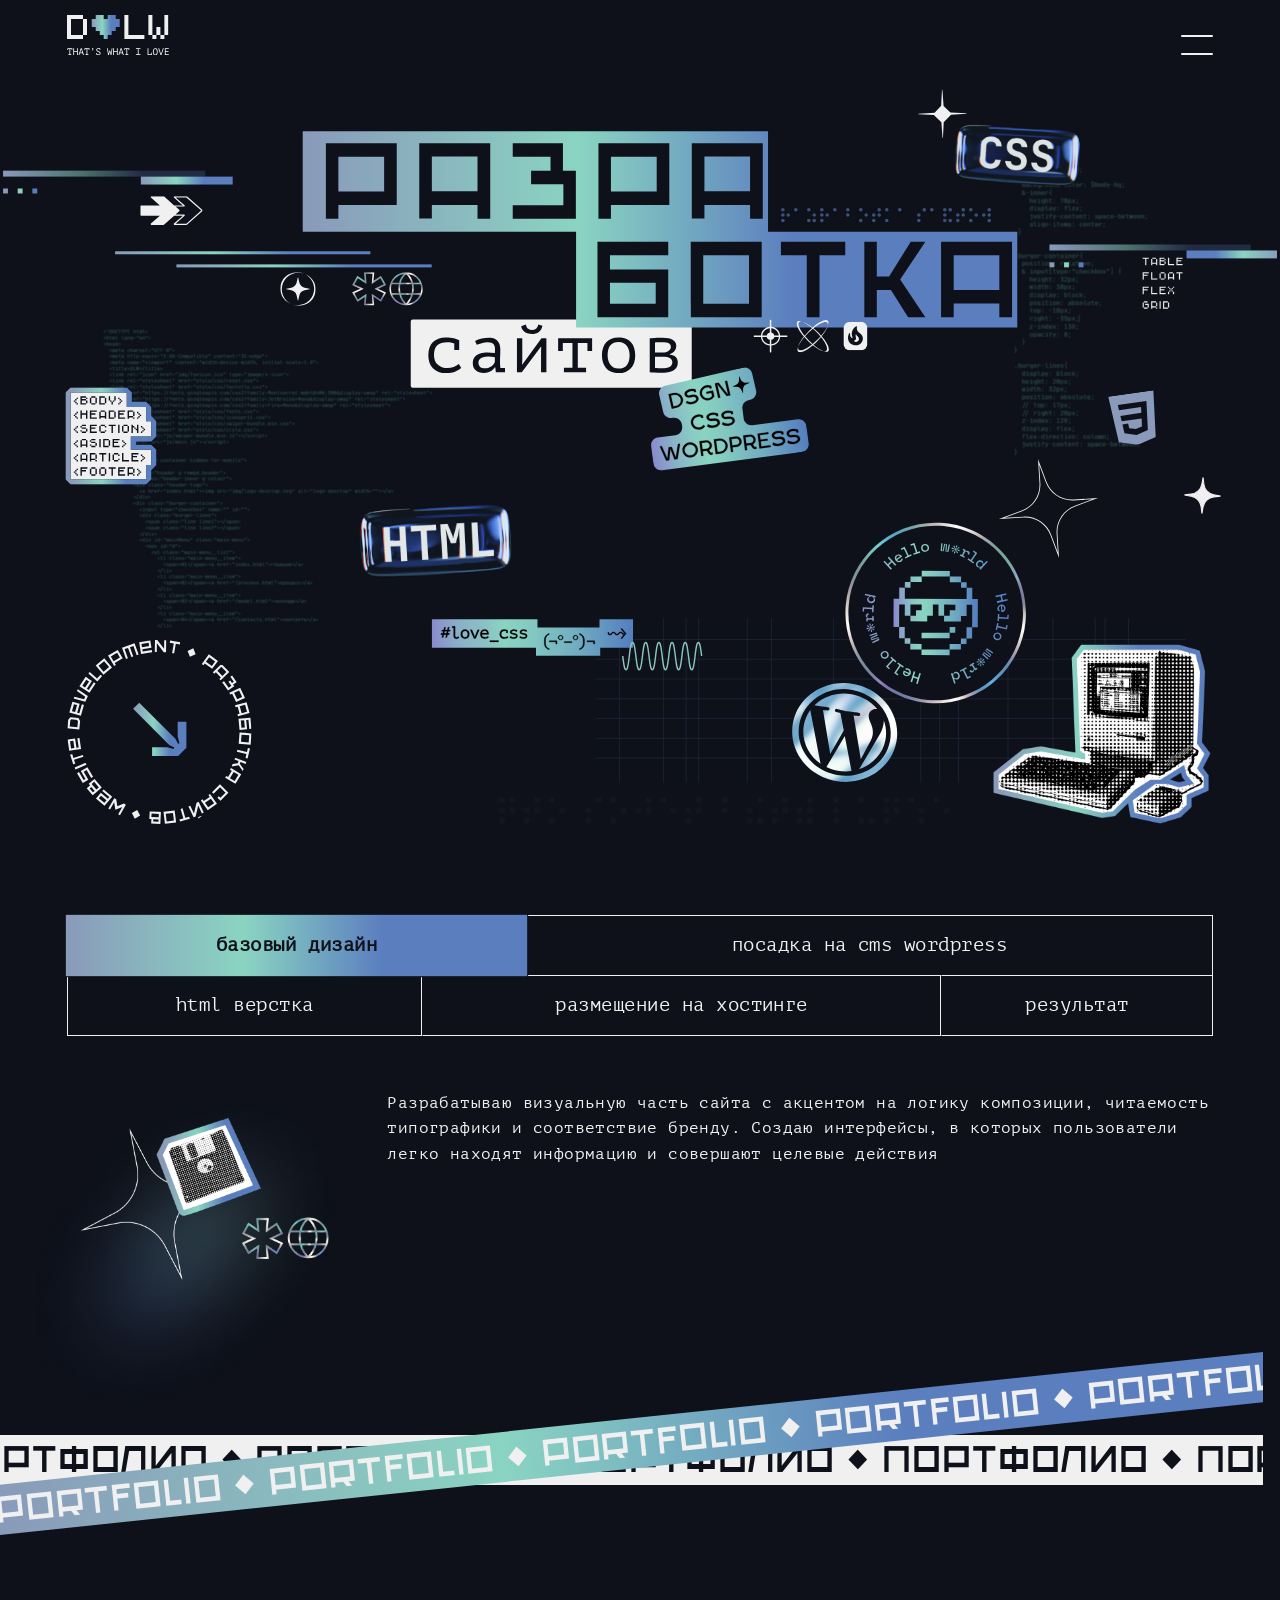
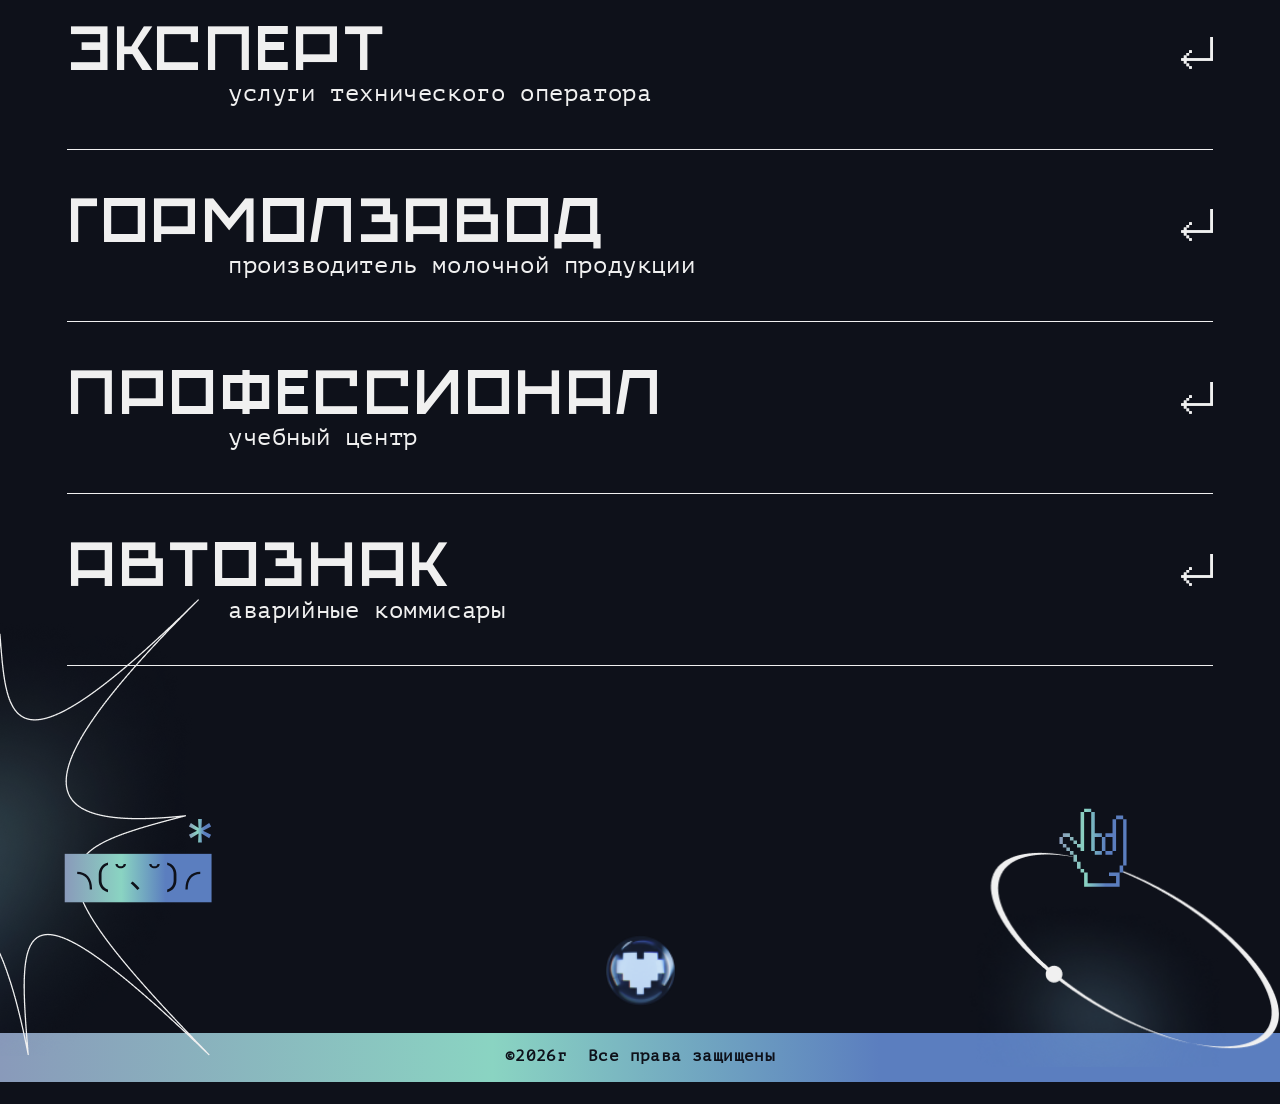
<file: index.html>
<!DOCTYPE html>
<html>
<head>
  <meta charset="UTF-8">
  <meta http-equiv="X-UA-Compatible" content="IE=edge">
  <meta name="viewport" content="width=device-width, initial-scale=1.0">

  <!-- МЕТА -->
  <title>Портфолио разработчика сайтов</title>

  <link rel="icon" href="img/favicon.ico" type="image/x-icon">
  <link rel="stylesheet" href="style/css/reset.css">
  <link rel="stylesheet" href="style/css/fontello.css">
  <link href="https://fonts.googleapis.com/css2?family=Montserrat:wght@400;500&display=swap" rel="stylesheet">
  <link href="https://fonts.googleapis.com/css2?family=JetBrains+Mono&display=swap" rel="stylesheet">
  <link href="https://fonts.googleapis.com/css2?family=Fira+Mono&display=swap" rel="stylesheet">
  <link rel="stylesheet" href="style/css/fonts.css">
  <link rel="stylesheet" href="style/css/iconsprit.css">
  <link rel="stylesheet" href="style/css/swiper-bundle.min.css">
  <link rel="stylesheet" href="style/css/style.css">
  <script defer src="js/swiper-bundle.min.js"></script>
  <script defer src="js/main.js"></script>
</head>
<body>
  <div class="main-container">
    <header>
      <div class="header g-rowpd_header">
        <div class="header-inner g-colscr">   
          <div class="header-logo">
            <a href="index.html"><img src="img/logo-desctop.svg" alt="logo-desctop" width=""></a>
          </div>
          <div class="burger-container">
            <input type="checkbox" name="" id="">
            <div class="burger-lines">
              <span class="line line1"></span>
              <span class="line line2"></span>
            </div>
            <div id="mainMenu" class="main-menu">
              <nav id="#">
                <ul class="main-menu__list">
                  <li class="main-menu__item">
                    <span>01</span><a href="index.html">главная</a>   
                  </li> 
                  <li class="main-menu__item">
                    <span>02</span><a href="./process.html">процесс</a>   
                  </li>                    
                  <!-- <li class="main-menu__item">
                    <span>03</span><a href="./model.html">челендж</a>
                  </li> -->
                  <li class="main-menu__item">
                    <span>03</span><a href="./contacts.html">контакты</a>
                  </li>
                </ul>
              </nav>
            </div>
          </div>
        </div>
      </div>
        
        <!-- Обложка -->
        <section>
          <div class="cover g-rowpd_cover">
            <div class="cover-inner g-colscr">
             
              <div class="cover-top">
                <!-- tab -->
                  <img class="cover-top__lines-left-1" src="img/lines-left-1.svg" alt="">
                  <img class="cover-top__arrows-icon" src="img/arrows-icon.svg" alt="">
                  <img class="cover-top__lines-right" src="img/lines-right-tab.svg" alt="">
                  <!-- end tab -->

                <div class="cover-top__1 cover-other__animate">
                  <img class="cover-top__1__lines-left-1" src="img/lines-left-1.svg" alt="">
                  <img class="cover-top__1__arrows-icon" src="img/arrows-icon.svg" alt="">
                  <img class="cover-top__1__lines-left-2" src="img/lines-left-2.svg" alt="">
                </div>

                <div class="cover-top__2 cover-top__2__animate">
                  <div class="cover-top__2__h1-large">
                    <img class="cover-top__2__h1-large__title" src="img/H1.svg" alt="">
                    <div class="cover-top__2__h1-large__css-buble">
                      <img class="cover-top__2__h1-large__css-buble__star" src="img/star-css.svg" alt="">
                      <img class="cover-top__2__h1-large__css-buble__buble" src="img/css-buble.webp" alt="">
                    </div>                   
                    <div class="cover-top__2__h1-large__3-planets">
                      <img src="img/star-planet.svg" alt="">
                      <img src="img/land-planet.svg " alt="">
                    </div>
                    <div class="cover-top__2__h1-large__3-icons">
                      <img src="img/icon_aim.svg" alt="">
                      <img src="img/icon_spheres-galaxy.svg" alt="">
                      <img src="img/icon_fire.svg" alt="">
                    </div>

                    <img class="cover-top__2__h1-large__stiker" class="" src="img/text-stiker.svg" alt="">
                   
                  </div>

                  <div class="cover-top__2__h1-small">
                    <img class="cover-top__2__h1-small__text-desc" src="img/h1-small.svg" alt="">  
                    <img class="cover-top__2__h1-small__text-mob" src="img/h1-small-mob.svg" alt="">                   
                  </div>

                </div>

                <div class="cover-top__3 cover-other__animate">
                  <img class="cover-top__3__lines-right" src="img/lines-right.svg" alt="">
                  <img class="cover-top__3__css-table" src="img/css-table.svg" alt="">
                  <img class="cover-top__3__css-logo" src="img/css-logo.svg" alt="">
                </div>
              </div>

              <div class="cover-bottom cover-other__animate">

                <div class="cover-bottom__1">
                  <img class="cover-bottom__1__tags-block" src="img/tags-block.svg" alt="">
                  <div class="cover-bottom__1__circle-wrap">
                    <img class="cover-bottom__1__circle-wrap__arrow-circle" src="img/arrow-circle.svg" alt="">
                    <img class="cover-bottom__1__circle-wrap__circle" src="img/circle.svg" alt="">
                  </div>
                </div>

                <div class="cover-bottom__2">
                  <img class="cover-bottom__2__html-buble" src="img/html-buble.webp" alt="">
                  <div class="cover-bottom__2__love_css">
                    <img class="cover-bottom__2__love_css__text" src="img/love_css_text.svg" alt="">
                    <img class="cover-bottom__2__love_css__smile" src="img/love_css_smile.svg" alt="">
                  </div>
                  <img class="cover-bottom__2__hello-world_stiker" src="img/hello-world_stiker.svg" alt="">
                  <img class="cover-bottom__2__wp-stiker" src="img/wp-stiker.svg" alt="">
                </div>

                <div class="cover-bottom__3">
                  <div class="cover-bottom__3__star">
                    <img src="img/star-left-top.png" alt="">
                    <img src="img/smile-left-top.svg" alt="">
                  </div>
                  <img class="cover-bottom__3__hello-world_stiker" src="img/hello-world_stiker.svg" alt="">
                  <img class="cover-bottom__3__star1-mak" src="img/star1-mak.svg" alt="">
                  <img class="cover-bottom__3__star2-mak" src="img/star2-mak.svg" alt="">
                  <img class="cover-bottom__3__macintosh" src="img/macintosh.png" alt="">
                </div>
              </div>
          </div>
        </div>            
      </section>
    </header>
   
    <main>
      <!-- Табы -->
      <section>
        <div class="services g-rowpd_name">
          <img src="img/services-img.png" alt="">
          <div class="services-inner g-colscr">  
            <div class="tabs">
              
              <input type="radio" name="tab-btn" id="tab-btn-1" value="" checked>
              <label for="tab-btn-1" class="item-a tab-btn-1">базовый дизайн</label>
              <input type="radio" name="tab-btn" id="tab-btn-2" value="">
              <label for="tab-btn-2" class="item-b tab-btn-2">посадка на cms wordpress</label>
              <input type="radio" name="tab-btn" id="tab-btn-3" value="">
              <label for="tab-btn-3" class="item-c tab-btn-3">html верстка</label>
              <input type="radio" name="tab-btn" id="tab-btn-4" value="">
              <label for="tab-btn-4" class="item-d tab-btn-4">размещение на хостинге</label>
              <input type="radio" name="tab-btn" id="tab-btn-5" value="">
              <label for="tab-btn-5" class="item-e tab-btn-5">результат</label>
                                        
              <div class="item-f tab-content">
                <div id="content-1" class="content-1">
                  <p>Разрабатываю визуальную часть сайта с&nbsp;акцентом на&nbsp;логику композиции, читаемость типографики и&nbsp;соответствие бренду. Создаю интерфейсы, в&nbsp;которых пользователи легко находят информацию и&nbsp;совершают целевые действия</p>
                </div>
                <div id="content-2" class="content-2">
                  <p>Настраиваю систему управления контентом для удобного самостоятельного обновления. Вы&nbsp;получаете доступ к&nbsp;редактированию текстов, публикации новостей и&nbsp;управлению медиафайлами без технических знаний</p>
                </div>
                <div id="content-3" class="content-3">
                  <p>Пишу чистый, семантический код. Это обеспечивает корректное отображение сайта на&nbsp;всех устройствах, высокую скорость загрузки и&nbsp;стабильную работу. Код структурирован для простоты дальнейшей поддержки</p>
                </div>
                <div id="content-4" class="content-4">
                  <p>Подбираю и&nbsp;настраиваю хостинг с&nbsp;учетом требований проекта. Обеспечиваю базовую безопасность и&nbsp;техническую поддержку для стабильной работы сайта после запуска</p>
                </div>
                <div id="content-5" class="content-5">
                  <p>Я&nbsp;веду проект от&nbsp;идеи до&nbsp;запуска, совмещая дизайн и&nbsp;разработку. Это гарантирует, что финальный результат будет на&nbsp;100% соответствовать утверждённому дизайну, а&nbsp;сам сайт будет технически надежным и&nbsp;быстрым.</p>
                  </br>
                  <p>
                    Работа с&nbsp;одним исполнителем экономит ваше время и&nbsp;избавляет от&nbsp;согласований между дизайнером и&nbsp;разработчиком. Вы&nbsp;получаете законченный продукт, который начинает работать на&nbsp;ваш бизнес сразу после запуска</p>
                </div>
              </div>
              
            </div>
          </div>
        </div>
      </section>
      
      <!-- 1 блок Портфолио -->
      <section>

        <div class="marquee-hide">
          <div class="marquee-container2">
            <p class="marquee2">ПОРТФОЛИО ◆ ПОРТФОЛИО ◆ ПОРТФОЛИО ◆ ПОРТФОЛИО ◆ ПОРТФОЛИО ◆ ПОРТФОЛИО ◆ ПОРТФОЛИО ◆ ПОРТФОЛИО ◆ ПОРТФОЛИО ◆ ПОРТФОЛИО ◆ ПОРТФОЛИО ◆ ПОРТФОЛИО ◆ ПОРТФОЛИО ◆ ПОРТФОЛИО ◆ ПОРТФОЛИО ◆ ПОРТФОЛИО ◆ ПОРТФОЛИО ◆ ПОРТФОЛИО ◆ </p>
          </div>
          <div class="marquee-container1">
            <p class="marquee1">PORTFOLIO ◆ PORTFOLIO ◆ PORTFOLIO ◆ PORTFOLIO ◆ PORTFOLIO ◆ PORTFOLIO ◆ PORTFOLIO ◆ PORTFOLIO ◆ PORTFOLIO ◆ PORTFOLIO ◆ PORTFOLIO ◆ PORTFOLIO ◆ PORTFOLIO ◆ PORTFOLIO ◆ PORTFOLIO ◆ PORTFOLIO ◆ PORTFOLIO ◆ PORTFOLIO ◆ </p>
          </div>
        </div>

        <div class="portfolio g-rowpd_cases">
          <div class="g-colscr">                        
            <div id="accordion" class="accordion">

              <div class="accordion__item">

                <div class="accordion__header">
                  <div class="accordion__header__title">
                    <p>Эксперт</p>
                    <p>услуги технического оператора</p>
                  </div>
                  <img class="accordion__header__img" src="img/img-portfolio-exp.png" alt="">
                </div>

                <div class="accordion__body">
                  <div class="accordion__content">

                    <div class="accordion__content__top">
                      <span>design</span><span>html</span><span>scss</span><span>javascript</span><span>wordpress</span>
                    </div>

                    <div class="accordion__content__bottom">
                      <div>
                        <img src="img/github-2.svg" alt="">
                        <a href="https://natasha-gri.github.io/expert72/" target="_blank">https://natasha-gri.github.io/expert72/</a>
                      </div>
                      <div>
                        <img src="img/globe-solid.svg" alt="">
                        <a href="https://it-72.ru" target="_blank">https://it-72.ru</a>
                      </div>
                    </div>

                  </div>
                </div>

              </div>

              <div class="accordion__item">

                <div class="accordion__header">
                  <div class="accordion__header__title">
                    <p>Гормолзавод</p>
                    <p>производитель молочной продукции</p>
                  </div>
                  <img class="accordion__header__img" src="img/img-portfolio-gmz.png" alt="">
                </div>

                <div class="accordion__body">
                  <div class="accordion__content">

                    <div class="accordion__content__top">
                      <span>design</span><span>html</span><span>scss</span><span>javascript</span><span>bootstrap</span><span>wordpress</span>
                    </div>

                    <div class="accordion__content__bottom">
                      <div>
                        <img src="img/github-2.svg" alt="">
                        <a href="https://natasha-gri.github.io/gormolzavod/" target="_blank">https://natasha-gri.github.io/gormolzavod/</a>
                      </div>
                      <div>
                        <img src="img/globe-solid.svg" alt="">
                        <a href="https://tobmoloko.ru" target="_blank">https://tobmoloko.ru</a>
                      </div>
                    </div>

                  </div>
                </div>

              </div>

              <div class="accordion__item">

                <div class="accordion__header">
                  <div class="accordion__header__title">
                    <p>Профессионал</p>
                    <p>учебный центр</p>
                  </div>
                  <img class="accordion__header__img" src="img/img-portfolio-prof.png" alt="">
                </div>

                <div class="accordion__body">
                  <div class="accordion__content">

                    <div class="accordion__content__top">
                      <span>design</span><span>html</span><span>scss</span><span>javascript</span><span>bootstrap</span><span>wordpress</span>
                    </div>

                    <div class="accordion__content__bottom">
                      <div>
                        <img src="img/github-2.svg" alt="">
                        <a href="https://natasha-gri.github.io/professional/ " target="_blank">https://natasha-gri.github.io/professional/</a>
                      </div>
                      <div>
                        <img src="img/globe-solid.svg" alt="">
                        <a href="https://proftob72.ru" target="_blank">https://proftob72.ru</a>
                      </div>
                      <div>
                        <img src="img/globe-solid.svg" alt="">
                        <a href="https://proftob72.ru" target="_blank">https://proftob72.ru</a>
                      </div>
                    </div>

                  </div>
                </div>

              </div>   

              <div class="accordion__item">
                <div class="accordion__header">
                  <div class="accordion__header__title">
                    <p>Автознак</p>
                    <p>аварийные коммисары</p>
                  </div>
                  <img class="accordion__header__img" src="img/img-portfolio-avtz.png" alt="">
                </div>

                <div class="accordion__body">
                  <div class="accordion__content">

                    <div class="accordion__content__top">
                      <span>design</span><span>html</span><span>scss</span><span>javascript</span>
                    </div>

                    <div class="accordion__content__bottom">
                      <div>
                        <img src="img/github-2.svg" alt="">
                        <a href="https://natasha-gri.github.io/avtozn/" target="_blank">https://natasha-gri.github.io/avtozn/</a>
                      </div>
                    </div>

                  </div>
                </div>

              </div>

              <!-- <div class="accordion__item">

                <div class="accordion__header">
                  <div class="accordion__header__title">
                    <p>Хищник</p>
                    <p>производство снегоболотоходов</p>
                  </div>
                  <img class="accordion__header__img" src="img/img-portfolio-hisnik.png" alt="">
                </div>

                <div class="accordion__body">
                  <div class="accordion__content">

                    <div class="accordion__content__top">
                      <span>design</span><span>css</span><span>wordpress</span>
                    </div>

                    <div class="accordion__content__bottom">
                      
                      <div>
                        <img src="img/globe-solid.svg" alt="">
                        <a href="https://hishnik.pro" target="_blank">https:///hishnik.pro</a>
                      </div>
                    </div>

                  </div>
                </div>

              </div>   -->
              
            </div>
          </div>
        </div>
      </section>
    </main>
            
    <div class="clr"></div>
    <!-- end class="main-container" -->
  </div>

  <footer>
    <div class="footer">  
      <div class="footer-inner">
        <div class="footer-inner__1">
          <div class="footer-inner__1__1">
            <img src="img/star-left-footer.png" alt="">
            <img src="img/smile-left-footer.svg" alt="">
            <img src="img/footer-mob-light1.png" alt="">
          </div>
          <div class="footer-inner__1__2">
            <img src="img/hart-footer.png" alt="">
          </div>
          <div class="footer-inner__1__3">
            <img src="img/circle-right-footer.png" alt="">
            <img src="img/hand-right-footer.svg" alt="">
            <img src="img/footer-mob-right.png" alt="">
          </div>
        </div>
        <div class="footer-inner__2">
          <p class="footer-text"><span>&copy;</span>2026г&nbsp;&nbsp;Все права защищены</p>
        </div>
        <div class="footer-inner__bottom"></div>
      </div>       
    </div>
  </footer>
  
  <svg width="0" height="0" class="hidden">
    <symbol version="1.1" id="vk" xmlnsSvgjs="http://svgjs.com/svgjs" xmlns="http://www.w3.org/2000/svg" xmlns:xlink="http://www.w3.org/1999/xlink" x="0px" y="0px" xml:space="preserve" viewBox="0 0 512 512">
      <path d="M476.1,35.9C440.1,0,382.3,0,266.7,0h-21.3C129.7,0,71.9,0,35.9,35.9C0,71.9,0,129.7,0,245.3v21.3
      c0,115.7,0,173.5,35.9,209.4C71.9,512,129.7,512,245.3,512h21.3c115.7,0,173.5,0,209.4-35.9C512,440.1,512,382.3,512,266.7v-21.3
      C512,129.7,512,71.9,476.1,35.9z M416.1,362.7h-37.3c-14.2,0-18.4-11.4-43.7-36.7c-22.2-21.4-31.6-24.1-37.2-24.1
      c-7.5,0-9.8,2.1-9.8,12.8v33.5c0,9.2-2.9,14.5-26.7,14.5c-39.6,0-83-24-113.9-68.3c-46.3-64.9-58.9-113.9-58.9-123.8
      c0-5.5,2.1-10.6,12.8-10.6h37.3v0c9.5,0,13.1,4.2,16.7,14.5c18.3,53.2,49.1,99.7,61.7,99.7c4.7,0,6.9-2.2,6.9-14.2v-55
      c-1.4-25.3-14.8-27.4-14.8-36.4c0-4.2,3.6-8.6,9.5-8.6h58.7c7.9,0,10.7,4.2,10.7,13.7v74c0,7.9,3.4,10.7,5.8,10.7
      c4.7,0,8.7-2.8,17.4-11.5c26.9-30.1,45.9-76.3,45.9-76.3c2.4-5.5,6.8-10.6,16.2-10.6h37.3c11.3,0,13.7,5.8,11.3,13.7
      c-4.7,21.8-50.2,85.8-50.2,85.8c-4,6.3-5.5,9.5,0,16.6c4,5.5,17,16.6,25.7,26.9c16,18,28.1,33.3,31.5,43.8
      C432.1,357.3,426.7,362.7,416.1,362.7z"></path>
    </symbol>
  </svg> 
</body>

</html>
</file>
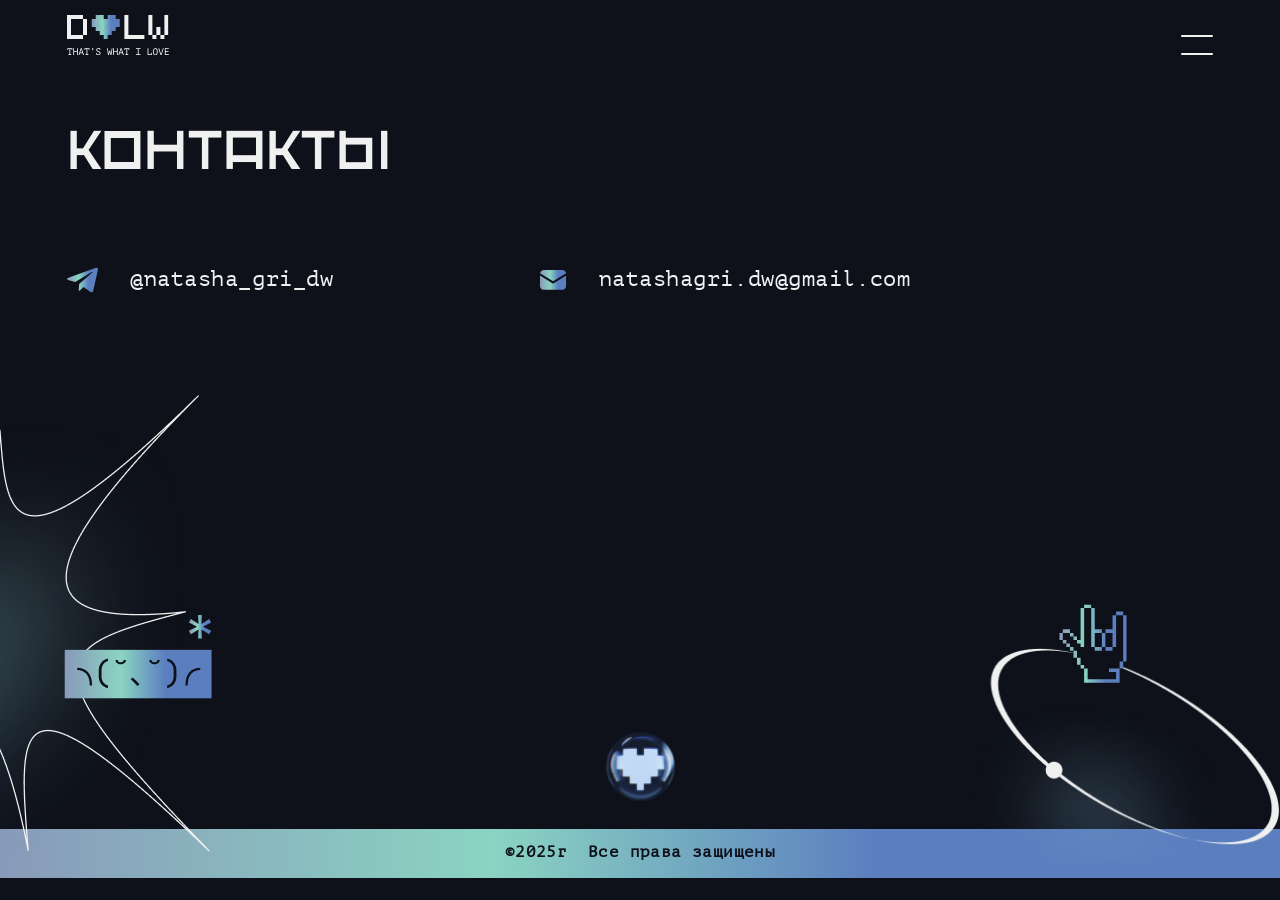
<file: contacts.html>
<!DOCTYPE html>
<html lang="en">

<head>
  <meta charset="UTF-8">
  <meta http-equiv="X-UA-Compatible" content="IE=edge">
  <meta name="viewport" content="width=device-width, initial-scale=1.0">
  <title>DLW</title>
  <link rel="icon" href="img/favicon.ico" type="image/x-icon">
  <link rel="stylesheet" href="style/css/reset.css">
  <link rel="stylesheet" href="style/css/fontello.css">
  <link href="https://fonts.googleapis.com/css2?family=Montserrat:wght@400;500&display=swap" rel="stylesheet">
  <link href="https://fonts.googleapis.com/css2?family=JetBrains+Mono&display=swap" rel="stylesheet">
  <link href="https://fonts.googleapis.com/css2?family=Fira+Mono&display=swap" rel="stylesheet">
  <link rel="stylesheet" href="style/css/fonts.css">
  <link rel="stylesheet" href="style/css/iconsprit.css">
  <link rel="stylesheet" href="style/css/swiper-bundle.min.css">
  <link rel="stylesheet" href="style/css/style.css">
  <script defer src="js/swiper-bundle.min.js"></script>
  <script defer src="js/main.js"></script>
</head>

<body>
  <div class="main-container">
    <header>
      <div class="header g-rowpd_header">
        <div class="header-inner g-colscr">   
          <div class="header-logo">
            <a href="index.html"><img src="img/logo-desctop.svg" alt="logo-desctop" width=""></a>
          </div>
          <div class="burger-container">
            <input type="checkbox" name="" id="">
            <div class="burger-lines">
              <span class="line line1"></span>
              <span class="line line2"></span>
            </div>
            <div id="mainMenu" class="main-menu">
              <nav id="#">
                <ul class="main-menu__list">
                  <li class="main-menu__item">
                    <span>01</span><a href="index.html">главная</a>   
                  </li> 
                  <li class="main-menu__item">
                    <span>02</span><a href="./process.html">процесс</a>   
                  </li>                    
                  <!-- <li class="main-menu__item">
                    <span>03</span><a href="./model.html">челендж</a>
                  </li> -->
                  <li class="main-menu__item">
                    <span>03</span><a href="./contacts.html">контакты</a>
                  </li>
                </ul>
              </nav>
            </div>
          </div>
        </div>
      </div>

    </header>

    <main>
      
      <!-- 1 блок -->
      <section>  
      
        <div class="contacts g-rowpd_contacts">
          <div class="contacts-inner g-colscr">  
            <h2 class="page__title-contacts">Контакты</h2>

            <div class="contacts__wrap">

              <div class="contacts__wrap__col data-box">
                <!-- <div class="data-box__row"><img src="img/phone.svg" alt=""><a href="tel:+79829830160" class="button-text button">+7 982 983 01 60</a></div> -->
                <div class="data-box__row"><img src="img/telegram.svg" alt=""><a href="https://t.me/natasha_gri_dw" target="_blank" class="button-text button">@natasha_gri_dw</a></div>
                <div class="data-box__row"><img src="img/mail.svg" alt=""><a href="mailto:natashagri.dw@gmail.com" class="button-text button">natashagri.dw@gmail.com</a></div>
              </div>

              <!-- <div class="contacts__wrap__col login-box">
                <form action="#" if="form" method="post">
                  <div class="user-box">
                    <input type="text" id="name" name="name" class="form__input _req" required>
                    <label for="name">Имя:</label>
                  </div>
                  <div class="user-box">
                    <input type="email" id="email" name="email" class="form__input _req _email" required>
                    <label for="email">Email:</label>
                  </div>
                  <div class="user-box">
                    <textarea id="message" name="message" rows="4" required></textarea>
                    <label for="message">Сообщение:</label>
                  </div>
                  <div class="user-box__chekbox">
                    <input id="formAgreement" type="checkbox" name="agreement" class="checkbox__input" checked>
                    <label for="formAgreement" class="checkbox__label _req"><span>Я даю согласие на обработку моих персональных данных в соответствии с <a href="#">условием</a></span></label>
                  </div>
                
                  <div class="textarea-box">
                    <input type="submit" value="Отправить">
                  </div>
                  <button type="submit" class="form_button">Отправить</button>
                </form>
              </div> -->

            </div>            

          </div>
        </div>

      </section> 
    </main>
            
    <div class="clr"></div>
    <!-- end class="main-container" -->
  </div>

  <footer>
    <div class="footer">  
      <div class="footer-inner">
        <div class="footer-inner__1">
          <div class="footer-inner__1__1">
            <img src="img/star-left-footer.png" alt="">
            <img src="img/smile-left-footer.svg" alt="">
            <img src="img/footer-mob-light1.png" alt="">
          </div>
          <div class="footer-inner__1__2">
            <img src="img/hart-footer.png" alt="">
          </div>
          <div class="footer-inner__1__3">
            <img src="img/circle-right-footer.png" alt="">
            <img src="img/hand-right-footer.svg" alt="">
            <img src="img/footer-mob-right.png" alt="">
          </div>
        </div>
        <div class="footer-inner__2">
          <p class="footer-text"><span>&copy;</span>2025г&nbsp;&nbsp;Все права защищены</p>
        </div>
        <div class="footer-inner__bottom"></div>
      </div>       
    </div>
  </footer>
  
  <svg width="0" height="0" class="hidden">
    <symbol version="1.1" id="vk" xmlnsSvgjs="http://svgjs.com/svgjs" xmlns="http://www.w3.org/2000/svg" xmlns:xlink="http://www.w3.org/1999/xlink" x="0px" y="0px" xml:space="preserve" viewBox="0 0 512 512">
      <path d="M476.1,35.9C440.1,0,382.3,0,266.7,0h-21.3C129.7,0,71.9,0,35.9,35.9C0,71.9,0,129.7,0,245.3v21.3
      c0,115.7,0,173.5,35.9,209.4C71.9,512,129.7,512,245.3,512h21.3c115.7,0,173.5,0,209.4-35.9C512,440.1,512,382.3,512,266.7v-21.3
      C512,129.7,512,71.9,476.1,35.9z M416.1,362.7h-37.3c-14.2,0-18.4-11.4-43.7-36.7c-22.2-21.4-31.6-24.1-37.2-24.1
      c-7.5,0-9.8,2.1-9.8,12.8v33.5c0,9.2-2.9,14.5-26.7,14.5c-39.6,0-83-24-113.9-68.3c-46.3-64.9-58.9-113.9-58.9-123.8
      c0-5.5,2.1-10.6,12.8-10.6h37.3v0c9.5,0,13.1,4.2,16.7,14.5c18.3,53.2,49.1,99.7,61.7,99.7c4.7,0,6.9-2.2,6.9-14.2v-55
      c-1.4-25.3-14.8-27.4-14.8-36.4c0-4.2,3.6-8.6,9.5-8.6h58.7c7.9,0,10.7,4.2,10.7,13.7v74c0,7.9,3.4,10.7,5.8,10.7
      c4.7,0,8.7-2.8,17.4-11.5c26.9-30.1,45.9-76.3,45.9-76.3c2.4-5.5,6.8-10.6,16.2-10.6h37.3c11.3,0,13.7,5.8,11.3,13.7
      c-4.7,21.8-50.2,85.8-50.2,85.8c-4,6.3-5.5,9.5,0,16.6c4,5.5,17,16.6,25.7,26.9c16,18,28.1,33.3,31.5,43.8
      C432.1,357.3,426.7,362.7,416.1,362.7z"></path>
    </symbol>
  </svg> 
</body>

</html>
</file>
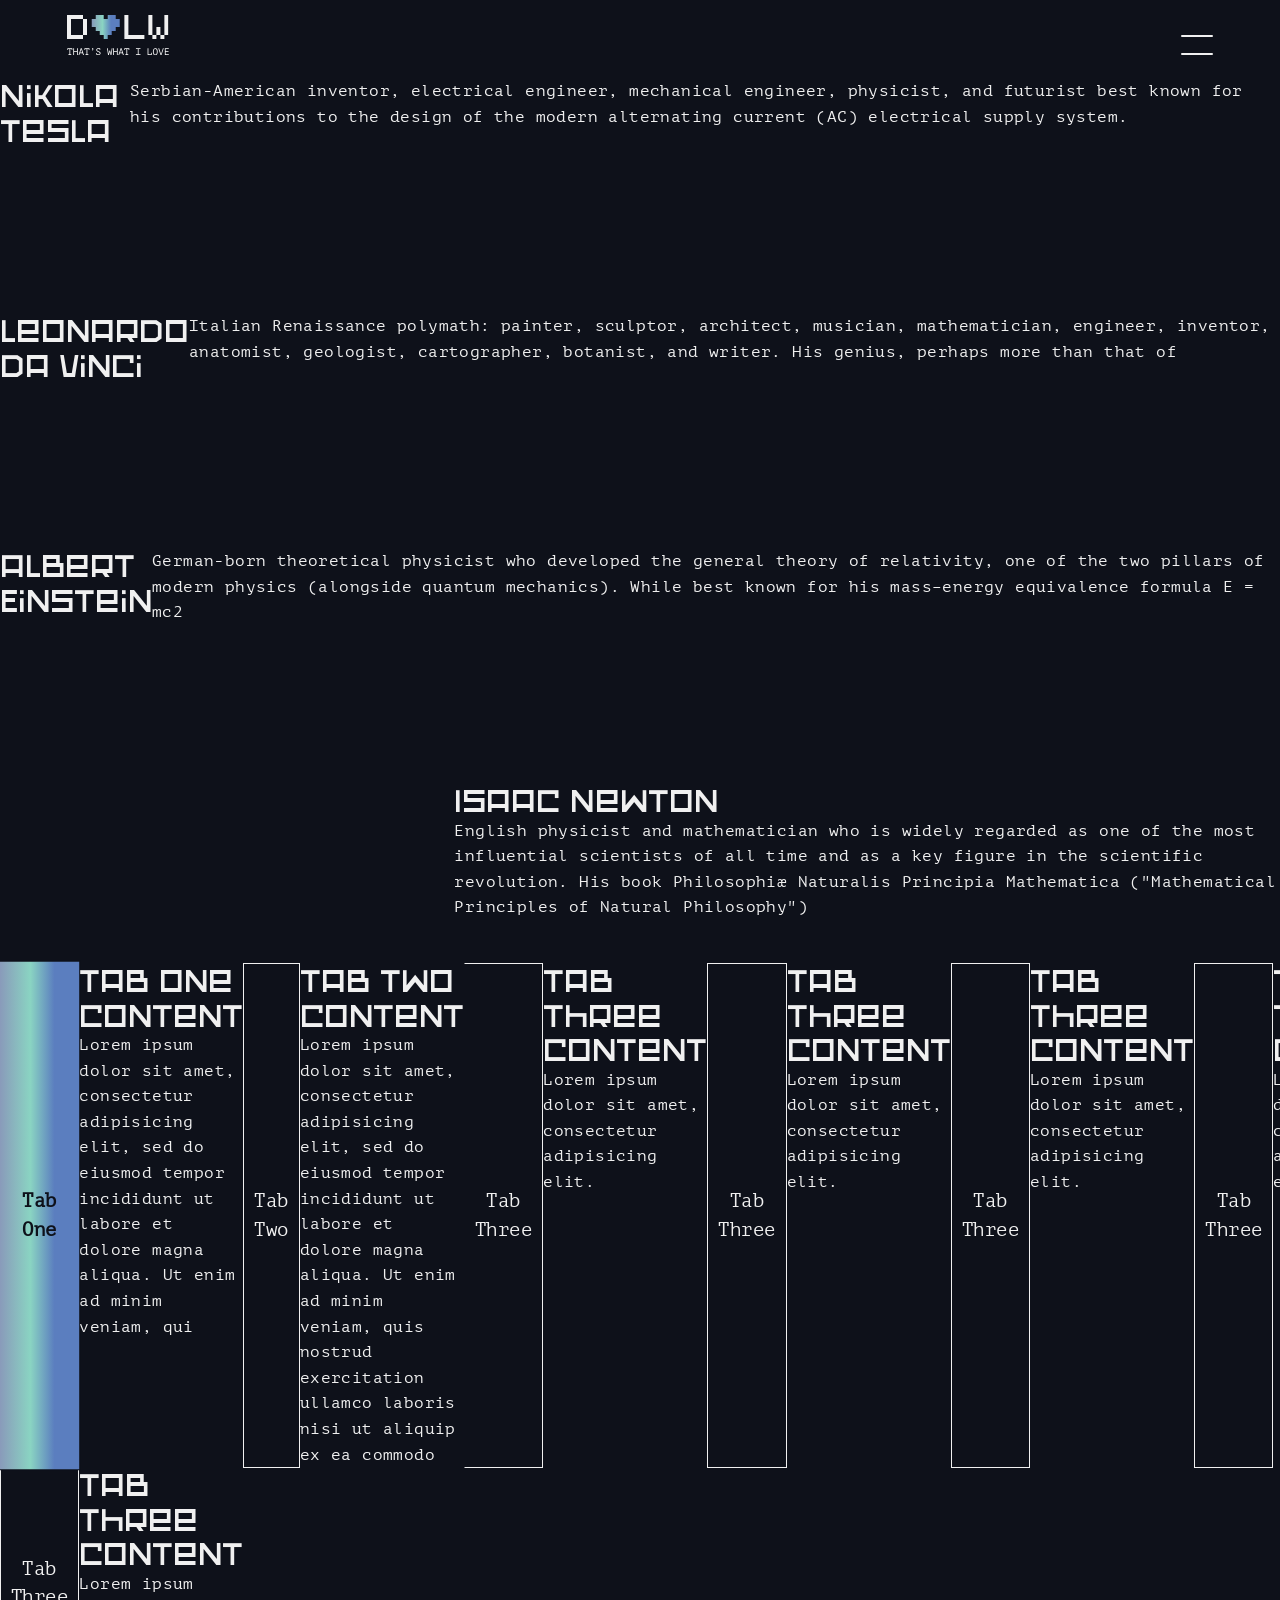
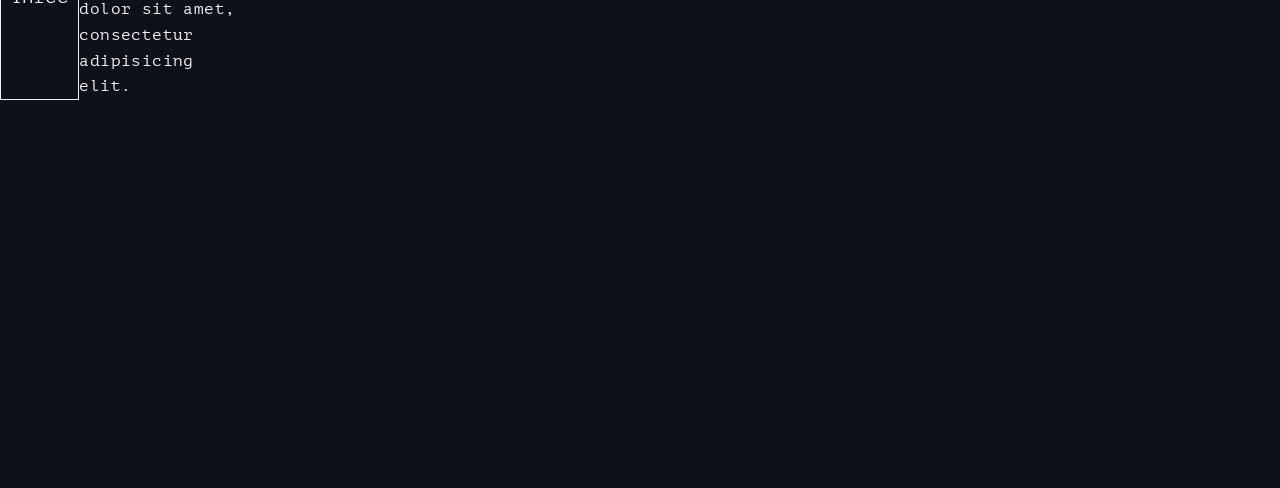
<file: model.html>
<!DOCTYPE html>
<html lang="en">

<head>
  <meta charset="UTF-8">
  <meta http-equiv="X-UA-Compatible" content="IE=edge">
  <meta name="viewport" content="width=device-width, initial-scale=1.0">
  <title>Эксперт</title>
  <link rel="icon" href="img/favicon.ico" type="image/x-icon">

  <link rel="stylesheet" href="style/css/reset.css">
  <link href="https://fonts.googleapis.com/css2?family=Montserrat:wght@400;500&display=swap" rel="stylesheet">
  <link href="https://fonts.googleapis.com/css2?family=JetBrains+Mono&display=swap" rel="stylesheet">
  <link href="https://fonts.googleapis.com/css2?family=Fira+Mono&display=swap" rel="stylesheet">
  <link rel="stylesheet" href="style/css/fonts.css">
  <link rel="stylesheet" href="style/css/style.css">

  <script defer src="js/main.js"></script>
</head>

<body class="bodytabs">
  <div class="main-container">
    <header>
      <div class="header g-rowpd_header">
        <div class="header-inner g-colscr">   
          <div class="header-logo">
            <a href="index.html"><img src="img/logo-desctop.svg" alt="logo-desctop" width=""></a>
          </div>
          <div class="burger-container">
            <input type="checkbox" name="" id="">
            <div class="burger-lines">
              <span class="line line1"></span>
              <span class="line line2"></span>
            </div>
            <div id="mainMenu" class="main-menu">
              <nav id="#">
                <ul class="main-menu__list">
                  <li class="main-menu__item">
                    <span>01</span><a href="index.html">главная</a>   
                  </li> 
                  <li class="main-menu__item">
                    <span>02</span><a href="/process.html">процесс</a>   
                  </li>                    
                  <li class="main-menu__item">
                    <span>03</span><a href="/model.html">челендж</a>
                  </li>
                  <li class="main-menu__item">
                    <span>04</span><a href="/contacts.html">контакты</a>
                  </li>
                </ul>
              </nav>
            </div>
          </div>
        </div>
      </div>
    </header>

    <main>
      <!-- табы 1-->
      <section>
        <div class="pcss3t pcss3t-effect-scale pcss3t-theme-2">
          <input type="radio" name="pcss3t" checked  id="tab1"class="tab-content-first">
          <label for="tab1"><i class="icon-bolt"></i>Tesla</label>
          
          <input type="radio" name="pcss3t" id="tab2" class="tab-content-2">
          <label for="tab2"><i class="icon-picture"></i>da Vinci</label>
          
          <input type="radio" name="pcss3t" id="tab3" class="tab-content-3">
          <label for="tab3"><i class="icon-cogs"></i>Einstein</label>
          
          <input type="radio" name="pcss3t" id="tab5" class="tab-content-last">
          <label for="tab5"><i class="icon-globe"></i>Newton</label>
          
          <ul>
            <li class="tab-content tab-content-first typography">
              <h3>Nikola Tesla</h3>
              <p>Serbian-American inventor, electrical engineer, mechanical engineer, physicist, and futurist best known for his contributions to the design of the modern alternating current (AC) electrical supply system.</p>
            </li>
            
            <li class="tab-content tab-content-2 typography">
              <h3>Leonardo da Vinci</h3>
              <p>Italian Renaissance polymath: painter, sculptor, architect, musician, mathematician, engineer, inventor, anatomist, geologist, cartographer, botanist, and writer. His genius, perhaps more than that of</p>
            </li>
            
            <li class="tab-content tab-content-3 typography">
              <h3>Albert Einstein</h3>
              <p>German-born theoretical physicist who developed the general theory of relativity, one of the two pillars of modern physics (alongside quantum mechanics). While best known for his mass–energy equivalence formula E = mc2</p>
            </li>
            
            <li class="tab-content tab-content-last typography">
              <div class="typography">
                <h3>Isaac Newton</h3>
                <p>English physicist and mathematician who is widely regarded as one of the most influential scientists of all time and as a key figure in the scientific revolution. His book Philosophiæ Naturalis Principia Mathematica ("Mathematical Principles of Natural Philosophy")</p>
              </div>
            </li>
            
          </ul>
        </div>
        <!--/ tabs -->

      </section>

      <!-- табы 2-->
      <section>
        <div class="tabs">
          <input type="radio" name="tabs" id="tabone" checked="checked">
          <label for="tabone">Tab One</label>
          <div class="tab">
            <h3>Tab One Content</h3>
            <p>Lorem ipsum dolor sit amet, consectetur adipisicing elit, sed do eiusmod tempor incididunt ut labore et dolore magna aliqua. Ut enim ad minim veniam, qui</p>
          </div>
          
          <input type="radio" name="tabs" id="tabtwo">
          <label for="tabtwo">Tab Two</label>
          <div class="tab">
            <h3>Tab Two Content</h3>
            <p>Lorem ipsum dolor sit amet, consectetur adipisicing elit, sed do eiusmod tempor incididunt ut labore et dolore magna aliqua. Ut enim ad minim veniam, quis nostrud exercitation ullamco laboris nisi ut aliquip ex ea commodo</p>
          </div>
          
          <input type="radio" name="tabs" id="tabthree">
          <label for="tabthree">Tab Three</label>
          <div class="tab">
            <h3>Tab Three Content</h3>
            <p>Lorem ipsum dolor sit amet, consectetur adipisicing elit.</p>
          </div>

          <input type="radio" name="tabs" id="tabthree">
          <label for="tabthree">Tab Three</label>
          <div class="tab">
            <h3>Tab Three Content</h3>
            <p>Lorem ipsum dolor sit amet, consectetur adipisicing elit.</p>
          </div>


          <input type="radio" name="tabs" id="tabthree">
          <label for="tabthree">Tab Three</label>
          <div class="tab">
            <h3>Tab Three Content</h3>
            <p>Lorem ipsum dolor sit amet, consectetur adipisicing elit.</p>
          </div>


          <input type="radio" name="tabs" id="tabthree">
          <label for="tabthree">Tab Three</label>
          <div class="tab">
            <h3>Tab Three Content</h3>
            <p>Lorem ipsum dolor sit amet, consectetur adipisicing elit.</p>
          </div>


          <input type="radio" name="tabs" id="tabthree">
          <label for="tabthree">Tab Three</label>
          <div class="tab">
            <h3>Tab Three Content</h3>
            <p>Lorem ipsum dolor sit amet, consectetur adipisicing elit.</p>
          </div>

        </div>
      </section>

    </main>
            
    <div class="clr"></div>
    <!-- end class="main-container" -->
  </div>

<footer>
  <div class="footer">  
    <div class="footer-inner g-colsr">
      <p class="footer-text">2023г</p>
      <p class="footer-text"><span>&copy;&nbsp;</span>Все права защищены</p>
    </div>  
  </div>
</footer>

</body>

</html>
</file>
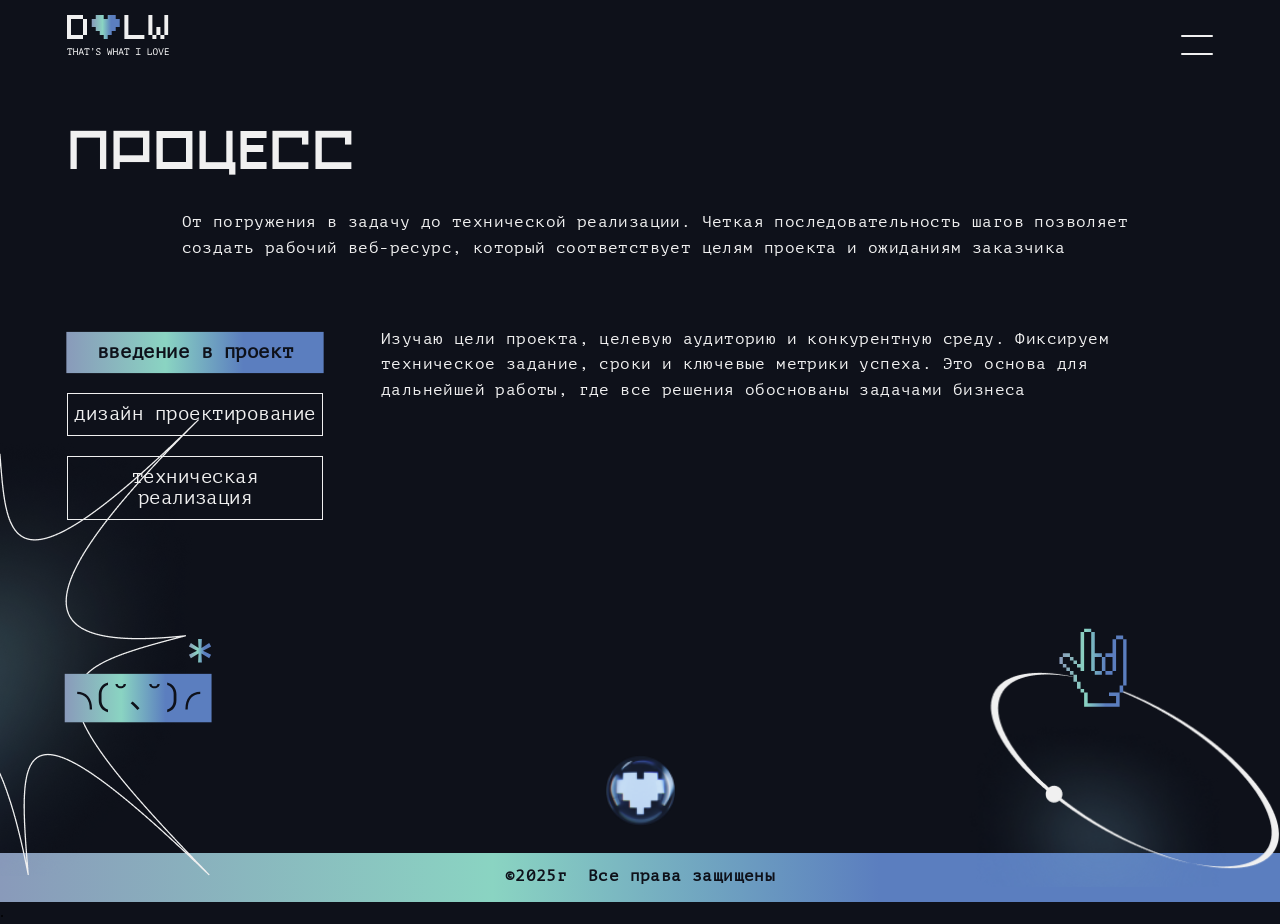
<file: process.html>
<!DOCTYPE html>
<html lang="en">

<head>
  <meta charset="UTF-8">
  <meta http-equiv="X-UA-Compatible" content="IE=edge">
  <meta name="viewport" content="width=device-width, initial-scale=1.0">
  <title>DLW</title>
  <link rel="icon" href="img/favicon.ico" type="image/x-icon">
  <link rel="stylesheet" href="style/css/reset.css">
  <link rel="stylesheet" href="style/css/fontello.css">
  <link href="https://fonts.googleapis.com/css2?family=Montserrat:wght@400;500&display=swap" rel="stylesheet">
  <link href="https://fonts.googleapis.com/css2?family=JetBrains+Mono&display=swap" rel="stylesheet">
  <link href="https://fonts.googleapis.com/css2?family=Fira+Mono&display=swap" rel="stylesheet">
  <link rel="stylesheet" href="style/css/fonts.css">
  <link rel="stylesheet" href="style/css/iconsprit.css">
  <link rel="stylesheet" href="style/css/swiper-bundle.min.css">
  <link rel="stylesheet" href="style/css/style.css">
  <script defer src="js/swiper-bundle.min.js"></script>
  <script defer src="js/main.js"></script>
</head>

<body>
  <div class="main-container">
    <header>
      <div class="header g-rowpd_header">
        <div class="header-inner g-colscr">   
          <div class="header-logo">
            <a href="index.html"><img src="img/logo-desctop.svg" alt="logo-desctop" width=""></a>
          </div>
          <div class="burger-container">
            <input type="checkbox" name="" id="">
            <div class="burger-lines">
              <span class="line line1"></span>
              <span class="line line2"></span>
            </div>
            <div id="mainMenu" class="main-menu">
              <nav id="#">
                <ul class="main-menu__list">
                  <li class="main-menu__item">
                    <span>01</span><a href="index.html">главная</a>   
                  </li> 
                  <li class="main-menu__item">
                    <span>02</span><a href="./process.html">процесс</a>   
                  </li>                    
                  <!-- <li class="main-menu__item">
                    <span>03</span><a href="./model.html">челендж</a>
                  </li> -->
                  <li class="main-menu__item">
                    <span>03</span><a href="./contacts.html">контакты</a>
                  </li>
                </ul>
              </nav>
            </div>
          </div>
        </div>
      </div>

    </header>

    <main>      
      <!-- 1 блок Процесс -->
      <!-- Табы -->
      <section>
        <div class="process g-rowpd_process">
          <div class="process-inner g-colscr">  
            <h2 class="page__title">Процесс</h2>
            <div class="page__description">
              <p>От&nbsp;погружения в&nbsp;задачу до&nbsp;технической реализации. Четкая последовательность шагов позволяет создать рабочий веб-ресурс, который соответствует целям проекта и&nbsp;ожиданиям заказчика</p>
            </div>
            <div class="tabs-proc">
              
              <input type="radio" name="tab-btn" id="tab-btn-1" value="" checked>
              <label for="tab-btn-1" class="item-a tab-btn-1">введение в проект</label>

              <input type="radio" name="tab-btn" id="tab-btn-2" value="">
              <label for="tab-btn-2" class="item-b tab-btn-2">дизайн проектирование</label>

              <input type="radio" name="tab-btn" id="tab-btn-3" value="">
              <label for="tab-btn-3" class="item-c tab-btn-3">техническая реализация</label>
                                                        
              <div class="item-f tab-proc__content">
                <div id="content-1" class="content-proc__1">
                  <p>Изучаю цели проекта, целевую аудиторию и&nbsp;конкурентную среду. Фиксируем техническое задание, сроки и&nbsp;ключевые метрики успеха. Это основа для дальнейшей работы, где все решения обоснованы задачами бизнеса</p>                    
                </div>
                <div id="content-2" class="content-proc__2">
                  <p>Разрабатываю структурные прототипы для определения логики сайта. Затем создаю визуальную концепцию, которая соответствует фирменному стилю и&nbsp;целям проекта. Утверждаем макет перед переходом к&nbsp;верстке</p>
                </div>
                <div id="content-3" class="content-proc__3">
                  <p>Верстаю утвержденный макет, адаптируя под современные браузеры и&nbsp;устройства. Интегрирую в&nbsp;WordPress, настраиваю функциональность форм, галерей и&nbsp;других элементов. Тестирую работоспособность перед запуском. </p>
                  </br>
                  <p>
                  Каждый этап завершается согласованием, что позволяет контролировать качество и&nbsp;соблюдать сроки. Процесс построен так, чтобы вы&nbsp;понимали статус работы на&nbsp;любом этапе</p>
                </div>
              </div>
            </div>
          </div>
        </div>
      </section> 
    </main>
      
      <div class="clr"></div>
      <!-- end class="main-container" -->
    </div>
    .

  <footer>
    <div class="footer">  
      <div class="footer-inner">
        <div class="footer-inner__1">
          <div class="footer-inner__1__1">
            <img src="img/star-left-footer.png" alt="">
            <img src="img/smile-left-footer.svg" alt="">
            <img src="img/footer-mob-light1.png" alt="">
          </div>
          <div class="footer-inner__1__2">
            <img src="img/hart-footer.png" alt="">
          </div>
          <div class="footer-inner__1__3">
            <img src="img/circle-right-footer.png" alt="">
            <img src="img/hand-right-footer.svg" alt="">
            <img src="img/footer-mob-right.png" alt="">
          </div>
        </div>
        <div class="footer-inner__2">
          <p class="footer-text"><span>&copy;</span>2025г&nbsp;&nbsp;Все права защищены</p>
        </div>
        <div class="footer-inner__bottom"></div>
      </div>       
    </div>
  </footer>
  
  <svg width="0" height="0" class="hidden">
    <symbol version="1.1" id="vk" xmlnsSvgjs="http://svgjs.com/svgjs" xmlns="http://www.w3.org/2000/svg" xmlns:xlink="http://www.w3.org/1999/xlink" x="0px" y="0px" xml:space="preserve" viewBox="0 0 512 512">
      <path d="M476.1,35.9C440.1,0,382.3,0,266.7,0h-21.3C129.7,0,71.9,0,35.9,35.9C0,71.9,0,129.7,0,245.3v21.3
      c0,115.7,0,173.5,35.9,209.4C71.9,512,129.7,512,245.3,512h21.3c115.7,0,173.5,0,209.4-35.9C512,440.1,512,382.3,512,266.7v-21.3
      C512,129.7,512,71.9,476.1,35.9z M416.1,362.7h-37.3c-14.2,0-18.4-11.4-43.7-36.7c-22.2-21.4-31.6-24.1-37.2-24.1
      c-7.5,0-9.8,2.1-9.8,12.8v33.5c0,9.2-2.9,14.5-26.7,14.5c-39.6,0-83-24-113.9-68.3c-46.3-64.9-58.9-113.9-58.9-123.8
      c0-5.5,2.1-10.6,12.8-10.6h37.3v0c9.5,0,13.1,4.2,16.7,14.5c18.3,53.2,49.1,99.7,61.7,99.7c4.7,0,6.9-2.2,6.9-14.2v-55
      c-1.4-25.3-14.8-27.4-14.8-36.4c0-4.2,3.6-8.6,9.5-8.6h58.7c7.9,0,10.7,4.2,10.7,13.7v74c0,7.9,3.4,10.7,5.8,10.7
      c4.7,0,8.7-2.8,17.4-11.5c26.9-30.1,45.9-76.3,45.9-76.3c2.4-5.5,6.8-10.6,16.2-10.6h37.3c11.3,0,13.7,5.8,11.3,13.7
      c-4.7,21.8-50.2,85.8-50.2,85.8c-4,6.3-5.5,9.5,0,16.6c4,5.5,17,16.6,25.7,26.9c16,18,28.1,33.3,31.5,43.8
      C432.1,357.3,426.7,362.7,416.1,362.7z"></path>
    </symbol>
  </svg> 
</body>

</html>
</file>
<file: style/css/fontello.css>
@font-face {
  font-family: 'fontello';
  src: url('../../font/Fontello/fontello.eot');
  src: url('../../font/Fontello/fontello.eot') format('embedded-opentype'),
       url('../../font/Fontello/fontello.woff2') format('woff2'),
       url('../../font/Fontello/fontello.woff') format('woff'),
       url('../../font/Fontello/fontello.ttf') format('truetype'),
       url('../../font/Fontello/fontello.svg') format('svg');
  font-weight: normal;
  font-style: normal;
}
/* Chrome hack: SVG is rendered more smooth in Windozze. 100% magic, uncomment if you need it. */
/* Note, that will break hinting! In other OS-es font will be not as sharp as it could be */
/*
@media screen and (-webkit-min-device-pixel-ratio:0) {
  @font-face {
    font-family: 'fontello';
    src: url('../font/fontello.svg?50043669#fontello') format('svg');
  }
}
*/
[class^="icon-"]:before, [class*=" icon-"]:before {
  font-family: "fontello";
  font-style: normal;
  font-weight: normal;
  /* speak: never; */

  display: inline-block;
  text-decoration: inherit;
  width: 1em;
  margin-right: .2em;
  text-align: center;
  /* opacity: .8; */

  /* For safety - reset parent styles, that can break glyph codes*/
  font-variant: normal;
  text-transform: none;

  /* fix buttons height, for twitter bootstrap */
  line-height: 1em;

  /* Animation center compensation - margins should be symmetric */
  /* remove if not needed */
  margin-left: .2em;

  /* you can be more comfortable with increased icons size */
  /* font-size: 120%; */

  /* Font smoothing. That was taken from TWBS */
  -webkit-font-smoothing: antialiased;
  -moz-osx-font-smoothing: grayscale;

  /* Uncomment for 3D effect */
  /* text-shadow: 1px 1px 1px rgba(127, 127, 127, 0.3); */
}

.icon-phone:before { content: '\e800'; } /* '' */
.icon-search:before { content: '\e801'; } /* '' */
.icon-down-open:before { content: '\e802'; } /* '' */
.icon-up-open:before { content: '\e803'; } /* '' */
.icon-menu:before { content: '\f0c9'; } /* '' */
.icon-mail-alt:before { content: '\f0e0'; } /* '' */
</file>
<file: style/css/fonts.css>
/* Заголовочный */

@font-face {
  font-family: 'Tablon';
  src: url(../../font/Tablon/Tablon-Medium.woff) format('woff');
  font-weight: 500;
  font-style: normal;
  font-display: swap;
}


/* Основной */

@font-face {
    font-family: 'PT-Mono';
    src: url(../../font/PT-Mono/PT-Mono_Regular.woff) format('woff');
    font-weight: 400;
    font-style: normal;
    font-display: swap;
}
</file>
<file: style/css/iconsprit.css>
/* 

<svg class="icon-vk">
  <use xlink:href="#vk"></use>
</svg>

*/
</file>
<file: style/css/style.css>
@charset "UTF-8";
/* 1_desctop-от 1600 до 1920 */
/* ====== 1 Прижать футер */
/* 1) */
html, body {
  height: 100%;
  background-color: #0E111A; }

/* 2) */
.main-container {
  min-height: 100%; }

/* 3) + цвет фона + центрирование содержимого*/
footer {
  height: 388px;
  margin-top: -388px; }

/* 4) */
.clr {
  height: 388px; }

@media (max-width: 1024px) {
  footer {
    height: 250px;
    margin-top: -250px; }

  .clr {
    height: 250px; } }
@media (max-width: 768px) {
  footer {
    height: 290px;
    margin-top: -290px; }

  .clr {
    height: 290px; } }
@media (max-width: 480px) {
  footer {
    height: 200px;
    margin-top: -200px; }

  .clr {
    height: 200px; } }
/* ширина/границы сетки */
/* .g-colscr - сетка-колонки экрана */
/* .g-rowpd - блок/строка отступы верх-низ */
.g-colscr {
  width: 91.45%;
  margin: 0 auto;
  box-sizing: border-box; }

@media (max-width: 1600px) {
  .g-colscr {
    width: 91%; } }
@media (max-width: 1280px) {
  .g-colscr {
    width: 89.53%; } }
@media (max-width: 1024px) {
  .g-colscr {
    width: 93.94%; } }
@media (max-width: 986px) {
  .g-colscr {
    width: 92.7%; } }
@media (max-width: 480px) {
  .g-colscr {
    width: 88.33%; } }
@media (max-width: 360px) {
  .g-colscr {
    width: 89.44%; } }
/* 1) для блоков */
.g-rowpd_cover {
  padding-top: 148px;
  padding-bottom: 64px; }

.g-rowpd_cases {
  padding-top: 40px;
  padding-bottom: 50px; }

.g-rowpd_name {
  padding-top: 50px;
  padding-bottom: 50px; }

.g-rowpd_name {
  padding-top: 50px;
  padding-bottom: 50px; }

.g-rowpd_process {
  padding-top: 120px;
  padding-bottom: 0px; }

.g-rowpd_contacts {
  padding-top: 120px;
  padding-bottom: 50px; }

@media (max-width: 1600px) {
  .g-rowpd_cover {
    padding-top: 138px;
    padding-bottom: 42px; } }
@media (max-width: 1280px) {
  .g-rowpd_cover {
    padding-top: 131px; } }
@media (max-width: 1024px) {
  .g-rowpd_cover {
    padding-top: 143px;
    padding-bottom: 67px; }

  .g-rowpd_contacts {
    padding-bottom: 0px; } }
@media (max-width: 480px) {
  .g-rowpd_cover {
    padding-top: 130px; } }
@media (max-width: 360px) {
  .g-rowpd_cover {
    padding-top: 99px; } }
.hidden {
  display: none; }

.first-font, h1, h2, h3, h4, .main-menu__item a, .marquee1, .marquee2, .accordion__header__title p:nth-child(1) {
  font-family: 'Tablon', sans-serif; }

.second-font, .main-menu__item span, a, .text-basic,
p, span, footer p, footer span, .tabs > label, .tabs-proc > label, .accordion__header__title p:nth-child(2), .data-box a, .footer-text p {
  font-family: 'PT-Mono', 'Fira Mono', 'Lucida Console', 'Monaco', monospace; }

h1 {
  font-size: 5em;
  font-weight: 500;
  font-stretch: normal;
  font-style: normal;
  line-height: 101%;
  color: #F0F0F0; }

h2 {
  font-size: 3.5em;
  font-weight: 500;
  font-stretch: normal;
  font-style: normal;
  line-height: 108%;
  color: #F0F0F0; }

h3 {
  font-size: 2em;
  font-weight: 500;
  font-stretch: normal;
  font-style: normal;
  line-height: 108%;
  color: #F0F0F0; }

h4 {
  font-size: 1.6em;
  font-weight: 500;
  font-stretch: normal;
  font-style: normal;
  line-height: 108%;
  color: #F0F0F0; }

.main-menu__item span {
  font-size: 1em;
  font-weight: 400;
  font-stretch: normal;
  font-style: normal;
  letter-spacing: 0.025em;
  color: #F0F0F0;
  display: inline-block;
  transform: rotate(90deg); }
.main-menu__item a {
  font-size: 2.5em;
  font-weight: 400;
  font-stretch: normal;
  font-style: normal;
  letter-spacing: 0.025em;
  color: #F0F0F0;
  text-decoration: none; }

a {
  font-size: 1em;
  font-weight: 400;
  font-stretch: normal;
  font-style: normal;
  line-height: 160%;
  letter-spacing: 0.025em;
  letter-spacing: 0.025em;
  color: #F0F0F0;
  text-decoration: none;
  cursor: pointer; }

.text-basic,
p, span {
  font-size: 1em;
  font-weight: 400;
  font-stretch: normal;
  font-style: normal;
  line-height: 160%;
  letter-spacing: 0.025em;
  letter-spacing: 0.025em;
  color: #F0F0F0; }

footer p, footer span {
  font-size: 1em;
  font-weight: 700;
  font-stretch: normal;
  font-style: normal;
  line-height: 160%;
  letter-spacing: 0.025em;
  color: #0E111A;
  padding-bottom: 2px; }

.tabs > label {
  font-size: 1.5em;
  font-weight: 400;
  font-stretch: normal;
  font-style: normal;
  text-align: center;
  letter-spacing: 0.025em;
  vertical-align: middle;
  color: #F0F0F0; }

.tabs-proc > label {
  font-size: 1.5em;
  font-weight: 400;
  font-stretch: normal;
  font-style: normal;
  text-align: center;
  letter-spacing: 0.025em;
  vertical-align: middle;
  color: #F0F0F0; }

.marquee1, .marquee2 {
  font-size: 2.375em;
  font-weight: 500;
  font-stretch: normal;
  font-style: normal; }

.marquee1 {
  color: #F0F0F0; }

.marquee2 {
  color: #0E111A; }

.accordion__header__title p:nth-child(1) {
  font-size: 5em;
  font-style: normal;
  font-weight: 500; }
.accordion__header__title p:nth-child(2) {
  font-style: normal;
  font-weight: 400;
  font-size: 2em;
  line-height: 120%; }

.data-box a {
  font-size: 1.375em;
  font-weight: 400;
  font-stretch: normal;
  font-style: normal;
  line-height: 160%;
  letter-spacing: 0.025em;
  color: #F0F0F0;
  white-space: nowrap; }

.footer-text p {
  font-style: normal;
  font-weight: 400;
  font-size: 0.875em;
  line-height: 110%; }

@media (max-width: 1600px) {
  .tabs-proc > label {
    font-size: 1.2em; } }
@media (max-width: 1280px) {
  .tabs-proc > label {
    line-height: 110%; } }
@media (max-width: 480px) {
  h2 {
    font-size: 3.5em; } }
@media (max-width: 360px) {
  h2 {
    font-size: 2.5em; }

  .data-box a {
    font-size: 1em; } }
.icon-vk {
  width: 50px;
  height: 50px;
  fill: #7c03d2; }
  .icon-vk:hover {
    transform: scale(1.2); }

.header {
  width: 100%;
  position: fixed;
  z-index: 100;
  background-color: #0E111A; }
  .header-inner {
    height: 70px;
    display: flex;
    justify-content: space-between;
    align-items: center; }

.burger-container {
  position: relative; }
  .burger-container input[type="checkbox"] {
    height: 32px;
    width: 30px;
    display: block;
    position: absolute;
    top: -10px;
    right: 0px;
    z-index: 130;
    opacity: 0; }

.burger-lines {
  display: block;
  height: 20px;
  width: 32px;
  position: absolute;
  right: 0px;
  z-index: 120;
  display: flex;
  flex-direction: column;
  justify-content: space-between; }

.burger-lines .line {
  display: block;
  height: 2px;
  width: 100%;
  border-radius: 10px;
  background: #F0F0F0; }

.burger-lines .line1 {
  transform-origin: 0% 0%;
  transition: transform 0.4s ease-in-out; }

.burger-lines .line2 {
  transform-origin: 0% 120%;
  transition: transform 0.4s ease-in-out; }

.main-menu {
  width: 26vw;
  height: 100vh;
  display: flex;
  align-items: center;
  position: fixed;
  z-index: 110;
  top: 0;
  right: 0;
  background-color: #0E111A;
  box-shadow: -15px 0px 25px rgba(0, 0, 0, 0.25);
  transform: translateX(120%);
  transition: transform 0.5s ease-in-out; }
  .main-menu nav {
    width: 100%; }
  .main-menu__item {
    padding: 20px 0 20px 30px;
    display: flex;
    column-gap: 60px;
    border-bottom: 1px solid #F0F0F0; }
    .main-menu__item:nth-child(1) {
      border-top: 1px solid #F0F0F0; }
    .main-menu__item:hover {
      background-color: #131620; }

.burger-container input[type="checkbox"]:checked ~ .main-menu {
  transform: translateX(0); }

.burger-container input[type="checkbox"]:checked ~ .burger-lines .line1 {
  transform: rotate(35deg); }

.burger-container input[type="checkbox"]:checked ~ .burger-lines .line2 {
  transform: rotate(-35deg); }

.navbar-container {
  display: block;
  position: relative;
  height: 64px; }

.navbar-container input[type="checkbox"] {
  position: absolute;
  display: block;
  height: 32px;
  width: 30px;
  top: 20px;
  left: 20px;
  z-index: 10;
  opacity: 0; }

.navbar-container .hamburger-lines {
  display: block;
  height: 23px;
  width: 35px;
  position: absolute;
  top: 17px;
  left: 20px;
  z-index: 2;
  display: flex;
  flex-direction: column;
  justify-content: space-between; }

.navbar-container .hamburger-lines .line {
  display: block;
  height: 4px;
  width: 100%;
  border-radius: 10px;
  background: #333; }

.navbar-container .hamburger-lines .line1 {
  transform-origin: 0% 0%;
  transition: transform 0.4s ease-in-out; }

.navbar-container .hamburger-lines .line2 {
  transition: transform 0.2s ease-in-out; }

.navbar-container .hamburger-lines .line3 {
  transform-origin: 0% 100%;
  transition: transform 0.4s ease-in-out; }

.navbar .menu-items {
  padding-top: 100px;
  background: #fff;
  height: 100vh;
  max-width: 300px;
  transform: translate(-150%);
  display: flex;
  flex-direction: column;
  margin-left: -40px;
  padding-left: 50px;
  transition: transform 0.5s ease-in-out;
  box-shadow: 5px 0px 10px 0px #aaa; }

.navbar-container input[type="checkbox"]:checked ~ .menu-items {
  transform: translateX(0); }

.navbar-container input[type="checkbox"]:checked ~ .hamburger-lines .line1 {
  transform: rotate(35deg); }

.navbar-container input[type="checkbox"]:checked ~ .hamburger-lines .line2 {
  transform: scaleY(0); }

.navbar-container input[type="checkbox"]:checked ~ .hamburger-lines .line3 {
  transform: rotate(-35deg); }

.cover-inner {
  background-image: url(../../img/html-bg-0.webp), url(../../img/css-bg-0.webp), url(../../img/bgi-rows.webp);
  background-position: 4% 50%, 98% 2%, 94% 100%;
  background-repeat: no-repeat;
  background-size: 30%, 16%, 60%;
  animation: img-cover 0.5s linear 1s forwards; }

@keyframes img-cover {
  to {
    background-image: url(../../img/html-bg.webp), url(../../img/css-bg.webp), url(../../img/bgi-rows.svg); } }
.cover-top {
  display: flex;
  height: 36vh; }

.cover-top__1 img {
  display: block; }

.cover-top__3 img {
  display: block; }

.cover-top__lines-left-1 {
  display: none; }
.cover-top__arrows-icon {
  display: none; }
.cover-top__lines-right {
  display: none; }

.cover-top__1 {
  width: 23.5%;
  position: relative; }
  .cover-top__1__lines-left-1 {
    position: absolute;
    top: 13%;
    left: -80px; }
  .cover-top__1__arrows-icon {
    position: absolute;
    top: 22%;
    left: 27%; }
  .cover-top__1__lines-left-2 {
    position: absolute;
    top: 39%;
    right: -71px; }

.cover-top__1__arrows-icon, .cover-top__arrows-icon {
  animation: arrows-icon-cover 1.5s linear(0 0%, 0 1.8%, 0.01 3.6%, 0.03 6.35%, 0.07 9.1%, 0.13 11.4%, 0.19 13.4%, 0.27 15%, 0.34 16.1%, 0.54 18.35%, 0.66 20.6%, 0.72 22.4%, 0.77 24.6%, 0.81 27.3%, 0.85 30.4%, 0.88 35.1%, 0.92 40.6%, 0.94 47.2%, 0.96 55%, 0.98 64%, 0.99 74.4%, 1 86.4%, 1 100%) 0s infinite alternate-reverse; }

@keyframes arrows-icon-cover {
  to {
    transform: translateX(50px); } }
.cover-top__2 {
  width: 55.5%; }
  .cover-top__2__h1-large {
    width: 100%;
    object-fit: contain;
    position: relative;
    z-index: 2; }
    .cover-top__2__h1-large__title {
      min-width: 100%; }
    .cover-top__2__h1-large__css-buble {
      width: 177px;
      position: absolute;
      top: -12px;
      right: -40px; }
      .cover-top__2__h1-large__css-buble__buble {
        display: block;
        position: absolute;
        top: 0;
        right: -50px; }
      .cover-top__2__h1-large__css-buble__star {
        position: absolute;
        top: -49px;
        left: 2px;
        transform: rotate(359deg); }
    .cover-top__2__h1-large__3-planets {
      width: 20%;
      position: absolute;
      bottom: 13%;
      left: -20px;
      display: flex;
      justify-content: space-between; }
      .cover-top__2__h1-large__3-planets img:nth-child(1) {
        width: 25%; }
      .cover-top__2__h1-large__3-planets img:nth-child(2) {
        width: 50%; }
    .cover-top__2__h1-large__3-icons {
      width: 16%;
      position: absolute;
      bottom: -13%;
      right: 21%;
      z-index: 3;
      display: flex;
      justify-content: space-between; }
      .cover-top__2__h1-large__3-icons img:nth-child(1) {
        width: 30%; }
      .cover-top__2__h1-large__3-icons img:nth-child(2) {
        width: 29%; }
      .cover-top__2__h1-large__3-icons img:nth-child(3) {
        width: 22%;
        margin-left: 5px; }
    .cover-top__2__h1-large__stiker {
      width: 24%;
      position: absolute;
      bottom: -77%;
      right: 29%; }
  .cover-top__2__h1-small {
    width: 100%;
    object-fit: contain;
    position: relative;
    z-index: 1; }
    .cover-top__2__h1-small__text-desc {
      display: block;
      min-width: 100%;
      margin-top: -9px; }
    .cover-top__2__h1-small__text-mob {
      display: none; }

.cover-top__2__h1-large__3-planets > img:nth-child(1) {
  animation: planets-3-cover 2s ease-in-out 0s infinite alternate-reverse; }

@keyframes planets-3-cover {
  to {
    transform: scale(1.2); } }
.cover-top__2__h1-large__css-buble__buble {
  animation: css-buble-cover 2s ease-in-out 0s infinite alternate-reverse; }

@keyframes css-buble-cover {
  to {
    transform: translateY(10px); } }
.cover-top__2__h1-large__css-buble__star {
  animation: css-buble__star-cover 1s ease-in-out 0s infinite alternate-reverse; }

@keyframes css-buble__star-cover {
  to {
    transform: scale(1.1) rotate(359deg); } }
.cover-top__3 {
  width: 21%;
  position: relative; }
  .cover-top__3__lines-right {
    position: absolute;
    top: 40%;
    right: -80px; }
  .cover-top__3__css-table {
    position: absolute;
    top: 45%;
    right: 57px; }
  .cover-top__3__css-logo {
    position: absolute;
    bottom: 4%;
    right: 22%;
    transform: rotate(352deg); }

.cover-bottom {
  display: flex;
  height: 46vh; }

.cover-bottom__1 {
  width: 23.5%;
  position: relative; }
  .cover-bottom__1__tags-block {
    position: absolute;
    top: -40px;
    left: 6px; }
  .cover-bottom__1__circle-wrap {
    width: 253px;
    position: absolute;
    bottom: 0;
    left: 0; }
    .cover-bottom__1__circle-wrap__arrow-circle {
      position: absolute;
      bottom: 87px;
      left: 87px; }
    .cover-bottom__1__circle-wrap__circle {
      position: absolute;
      bottom: 0;
      left: 0; }

.cover-bottom__1__circle-wrap__circle {
  animation: circle-cover 20s linear 0s infinite; }

@keyframes circle-cover {
  to {
    transform: rotate(360deg); } }
.cover-bottom__2 {
  width: 55.5%;
  position: relative; }
  .cover-bottom__2__html-buble {
    position: absolute;
    top: 23%;
    left: -1%; }
  .cover-bottom__2__love_css {
    position: absolute;
    top: 49%;
    left: 18%; }
    .cover-bottom__2__love_css__text {
      position: absolute;
      top: 0;
      left: 0; }
  .cover-bottom__2__hello-world_stiker {
    display: block;
    position: absolute;
    bottom: 27%;
    right: -12px; }
  .cover-bottom__2__wp-stiker {
    position: absolute;
    bottom: 9%;
    right: 158px; }

.cover-bottom__2__hello-world_stiker, .cover-bottom__3__hello-world_stiker {
  animation: hello-world_stiker-cover 3.5s ease-in-out 0s infinite alternate-reverse; }

@keyframes hello-world_stiker-cover {
  from {
    transform: rotate(-10deg); }
  to {
    transform: rotate(10deg); } }
.cover-bottom__2__html-buble {
  animation: html-buble-cover 2.5s ease-in-out 0.5s infinite alternate-reverse; }

@keyframes html-buble-cover {
  to {
    transform: translateY(-15px); } }
.cover-bottom__2__love_css__smile {
  animation: zombie-cover 2s ease-in-out 0s infinite alternate-reverse; }

@keyframes zombie-cover {
  to {
    transform: translateY(-30px); } }
.cover-bottom__3 {
  width: 21%;
  position: relative; }
  .cover-bottom__3__hello-world_stiker {
    display: none; }
  .cover-bottom__3__star {
    display: none; }
  .cover-bottom__3__star1-mak {
    position: absolute;
    top: 12%;
    left: 10%;
    transform: rotate(348deg); }
  .cover-bottom__3__star2-mak {
    position: absolute;
    top: 17%;
    right: 1%;
    transform: rotate(2deg); }
  .cover-bottom__3__macintosh {
    position: absolute;
    bottom: 0;
    right: 4%; }

.cover-bottom__3__star1-mak {
  animation: star1-mak-cover 1s ease-in-out 0s infinite alternate-reverse; }

@keyframes star1-mak-cover {
  to {
    transform: scale(1.1) rotate(348deg); } }
.cover-bottom__3__star2-mak {
  animation: star2-mak-cover 1s ease-in-out 0.5s infinite alternate-reverse; }

@keyframes star2-mak-cover {
  to {
    transform: scale(1.15) rotate(2deg); } }
.cover-top__1, .cover-top__3, .cover-bottom {
  opacity: 0; }

.cover-other__animate {
  animation: transperent-cover 1s linear(0 0%, 0 2.27%, 0.02 4.53%, 0.04 6.8%, 0.06 9.07%, 0.1 11.33%, 0.14 13.6%, 0.25 18.15%, 0.39 22.7%, 0.56 27.25%, 0.77 31.8%, 1 36.35%, 0.89 40.9%, 0.85 43.18%, 0.81 45.45%, 0.79 47.72%, 0.77 50%, 0.75 52.27%, 0.75 54.55%, 0.75 56.82%, 0.77 59.1%, 0.79 61.38%, 0.81 63.65%, 0.85 65.93%, 0.89 68.2%, 1 72.7%, 0.97 74.98%, 0.95 77.25%, 0.94 79.53%, 0.94 81.8%, 0.94 84.08%, 0.95 86.35%, 0.97 88.63%, 1 90.9%, 0.99 93.18%, 0.98 95.45%, 0.99 97.73%, 1 100%) 1s forwards; }

@keyframes transperent-cover {
  from {
    opacity: 0; }
  to {
    opacity: 1; } }
.cover-top__2__h1-large__title {
  animation: h1-large__title-anim 1s ease-in-out 0s forwards; }

@keyframes h1-large__title-anim {
  from {
    transform: translateY(-360px); }
  to {
    transform: translateY(0px); } }
.cover-top__2__h1-small {
  animation: h1-small-anim 1.5s linear(0 0%, 0 2.27%, 0.02 4.53%, 0.04 6.8%, 0.06 9.07%, 0.1 11.33%, 0.14 13.6%, 0.25 18.15%, 0.39 22.7%, 0.56 27.25%, 0.77 31.8%, 1 36.35%, 0.89 40.9%, 0.85 43.18%, 0.81 45.45%, 0.79 47.72%, 0.77 50%, 0.75 52.27%, 0.75 54.55%, 0.75 56.82%, 0.77 59.1%, 0.79 61.38%, 0.81 63.65%, 0.85 65.93%, 0.89 68.2%, 1 72.7%, 0.97 74.98%, 0.95 77.25%, 0.94 79.53%, 0.94 81.8%, 0.94 84.08%, 0.95 86.35%, 0.97 88.63%, 1 90.9%, 0.99 93.18%, 0.98 95.45%, 0.99 97.73%, 1 100%) 0s forwards; }

@keyframes h1-small-anim {
  from {
    transform: translateX(-1020px); }
  to {
    transform: translateX(0px); } }
.cover-top__2__h1-large__stiker {
  transform: scale(0);
  animation: h1-large__stiker-anim 1s linear(0 0%, 0.22 2.1%, 0.86 6.5%, 1.11 8.6%, 1.3 10.7%, 1.35 11.8%, 1.37 12.9%, 1.37 13.7%, 1.36 14.5%, 1.32 16.2%, 1.03 21.8%, 0.94 24%, 0.89 25.9%, 0.88 26.85%, 0.87 27.8%, 0.87 29.25%, 0.88 30.7%, 0.91 32.4%, 0.98 36.4%, 1.01 38.3%, 1.04 40.5%, 1.05 42.7%, 1.05 44.1%, 1.04 45.7%, 1 53.3%, 0.99 55.4%, 0.98 57.5%, 0.99 60.7%, 1 68.1%, 1.01 72.2%, 1 86.7%, 1 100%) 1s forwards; }

@keyframes h1-large__stiker-anim {
  from {
    transform: scale(0); }
  to {
    transform: scale(1); } }
.cover-top__2__h1-large__css-buble, .cover-top__2__h1-large__3-icons, .cover-top__2__h1-large__3-planets {
  opacity: 0;
  animation: transperent-cover 1s linear(0 0%, 0 2.27%, 0.02 4.53%, 0.04 6.8%, 0.06 9.07%, 0.1 11.33%, 0.14 13.6%, 0.25 18.15%, 0.39 22.7%, 0.56 27.25%, 0.77 31.8%, 1 36.35%, 0.89 40.9%, 0.85 43.18%, 0.81 45.45%, 0.79 47.72%, 0.77 50%, 0.75 52.27%, 0.75 54.55%, 0.75 56.82%, 0.77 59.1%, 0.79 61.38%, 0.81 63.65%, 0.85 65.93%, 0.89 68.2%, 1 72.7%, 0.97 74.98%, 0.95 77.25%, 0.94 79.53%, 0.94 81.8%, 0.94 84.08%, 0.95 86.35%, 0.97 88.63%, 1 90.9%, 0.99 93.18%, 0.98 95.45%, 0.99 97.73%, 1 100%) 1s forwards; }

/*------------------------------------------*/
/*                   табы                   */
/*------------------------------------------*/
.services {
  position: relative; }
  .services img {
    width: 26%;
    position: absolute;
    left: 2%;
    top: 210px; }

.tabs {
  display: grid;
  grid-gap: 0px;
  grid-template-areas: "a a a a a b b b b b b b" "c c c c d d d d d e e e" "f f f f f f f f f f f f"; }

.item-a {
  grid-area: a; }

.item-b {
  grid-area: b; }

.item-c {
  grid-area: c; }

.item-d {
  grid-area: d; }

.item-e {
  grid-area: e; }

.item-f {
  grid-area: f; }

.tab-buttons {
  display: flex; }

.tabs > input[type="radio"] {
  display: none; }

.tabs .tab-content div {
  display: none; }

#tab-btn-1:checked ~ .tab-content > .content-1,
#tab-btn-2:checked ~ .tab-content > .content-2,
#tab-btn-3:checked ~ .tab-content > .content-3,
#tab-btn-4:checked ~ .tab-content > .content-4,
#tab-btn-5:checked ~ .tab-content > .content-5 {
  display: block; }

.tabs > label {
  margin: 0;
  margin-top: -1px;
  padding: 18px 10px;
  display: flex;
  align-items: center;
  justify-content: center;
  user-select: none;
  background-color: #0E111A;
  border: 1px solid #F0F0F0;
  box-sizing: border-box;
  transition: color 0.15s ease-in-out, background-color 0.15s ease-in-out, border-color 0.15s ease-in-out;
  cursor: pointer; }
  .tabs > label:nth-child(4) {
    border-left: 1px solid #0E111A; }
  .tabs > label:nth-child(8) {
    border-left: 1px solid #0E111A; }
  .tabs > label:nth-child(10) {
    border-left: 1px solid #0E111A; }

.tabs input[type="radio"]:checked + label {
  font-weight: 700;
  color: #0E111A;
  background: linear-gradient(90deg, #899ABA 0%, #8AD4C2 38.52%, #5B7EBF 68.75%);
  border: none;
  box-sizing: border-box;
  box-shadow: 0px 0px 0px 1px #0E111A;
  transform: scale(1.005); }

.tab-content {
  height: 180px;
  margin-top: 77px;
  display: flex;
  justify-content: flex-end; }

.tab-content div {
  width: 64.5vw;
  padding-right: 9%; }

.tabs label {
  width: 100%; }

/*-------------------------------------------*/
/*                   lines                   */
/*-------------------------------------------*/
.marquee-hide {
  width: 99vw;
  height: 255px;
  margin-top: -50px;
  overflow: hidden; }

.marquee-container1 {
  width: 105%;
  height: 50px;
  display: flex;
  align-items: center;
  background: linear-gradient(90deg, #899ABA 0%, #8AD4C2 38.52%, #5B7EBF 68.75%);
  transform: translate(-8px, 47px) rotate(354deg);
  overflow: hidden; }

.marquee1::after {
  content: "PORTFOLIO ◆ PORTFOLIO ◆ PORTFOLIO ◆ PORTFOLIO ◆ PORTFOLIO ◆ PORTFOLIO ◆ PORTFOLIO ◆ PORTFOLIO ◆ PORTFOLIO ◆ PORTFOLIO ◆ PORTFOLIO ◆ PORTFOLIO ◆ PORTFOLIO ◆ PORTFOLIO ◆ PORTFOLIO ◆ PORTFOLIO ◆ PORTFOLIO ◆ PORTFOLIO ◆ "; }

.marquee1 {
  white-space: nowrap;
  animation: marquee 100s linear infinite; }

.marquee-container2 {
  width: 106%;
  height: 50px;
  display: flex;
  align-items: center;
  background: #F0F0F0;
  transform: translate(-58px, 152px);
  overflow: hidden; }

.marquee2::after {
  content: "ПОРТФОЛИО ◆ ПОРТФОЛИО ◆ ПОРТФОЛИО ◆ ПОРТФОЛИО ◆ ПОРТФОЛИО ◆ ПОРТФОЛИО ◆ ПОРТФОЛИО ◆ ПОРТФОЛИО ◆ ПОРТФОЛИО ◆ ПОРТФОЛИО ◆ ПОРТФОЛИО ◆ ПОРТФОЛИО ◆ ПОРТФОЛИО ◆ ПОРТФОЛИО ◆ ПОРТФОЛИО ◆ ПОРТФОЛИО ◆ ПОРТФОЛИО ◆ ПОРТФОЛИО ◆ "; }

.marquee2 {
  white-space: nowrap;
  animation: marquee 100s linear infinite; }

@keyframes marquee {
  from {
    transform: translateX(-50%); }
  to {
    transform: translateX(0%); } }
/*-------------------------------------------*/
/*                 accordion                 */
/*-------------------------------------------*/
.accordion__item::after {
  content: '';
  display: block;
  width: 100%;
  height: 1px;
  background-color: #F0F0F0; }

.accordion__header {
  display: flex;
  justify-content: space-between;
  align-items: center;
  padding: 24px 0 52px 0;
  cursor: pointer;
  transition: background-color 0.2s ease-out;
  position: relative; }
  .accordion__header__title p:nth-child(2) {
    margin-top: -28px;
    margin-left: 240px; }
  .accordion__header__img {
    position: absolute;
    top: 55px;
    right: 11%;
    z-index: 50;
    display: none; }
  .accordion__header:hover .accordion__header__img {
    display: block; }

.accordion__header::after {
  flex-shrink: 0;
  width: 32px;
  height: 32px;
  margin-left: auto;
  background-image: url(/img/arrow-enter.svg);
  background-repeat: no-repeat;
  background-size: 32px;
  content: "";
  transition: transform 0.2s ease-out; }

.accordion__item_show .accordion__header::after,
.accordion__item_slidedown .accordion__header::after {
  transform: rotate(-180deg);
  background-image: url(/img/cross-exit.svg); }

.accordion__item_show .accordion__header__img {
  display: block; }

.accordion__header:hover .accordion__header__title h3, .accordion__header:hover .accordion__header__title p {
  background-image: linear-gradient(90deg, #899ABA 0%, #8AD4C2 38.52%, #5B7EBF 68.75%);
  color: transparent;
  background-clip: text;
  -webkit-background-clip: text; }

.accordion__item_show .accordion__header__title h3, .accordion__item_show .accordion__header__title p {
  background-image: linear-gradient(90deg, #899ABA 0%, #8AD4C2 38.52%, #5B7EBF 68.75%);
  color: transparent;
  background-clip: text;
  -webkit-background-clip: text; }

.accordion__item:not(.accordion__item_show) .accordion__body {
  display: none; }

.accordion__content {
  padding-bottom: 59px; }
  .accordion__content__top {
    margin-bottom: 50px;
    display: flex;
    column-gap: 5px; }
    .accordion__content__top span {
      padding: 0 10px;
      border: 1px solid #F0F0F0;
      border-radius: 15px; }
  .accordion__content__bottom {
    display: flex;
    column-gap: 44px; }
    .accordion__content__bottom div {
      display: flex;
      column-gap: 20px;
      align-items: center; }

h2, .page__title {
  margin-bottom: 30px; }

.page__description {
  margin-left: 10%;
  margin-right: 5%; }

/*------------------------------------------*/
/*            табы процесса                 */
/*------------------------------------------*/
.tabs-proc {
  margin-top: 70px;
  margin-bottom: -12vh;
  display: grid;
  grid-gap: 20px;
  grid-template-areas: "a a a a f f f f f f f f" "b b b b f f f f f f f f" "c c c c f f f f f f f f" "d d d d f f f f f f f f"; }

.item-a {
  grid-area: a; }

.item-b {
  grid-area: b; }

.item-c {
  grid-area: c; }

.item-d {
  grid-area: d; }

.item-e {
  grid-area: e; }

.item-f {
  grid-area: f; }

.tab-buttons {
  display: flex; }

.tabs-proc > input[type="radio"] {
  display: none; }

.tabs-proc .tab-proc__content div {
  display: none; }

#tab-btn-1:checked ~ .tab-proc__content > .content-proc__1,
#tab-btn-2:checked ~ .tab-proc__content > .content-proc__2,
#tab-btn-3:checked ~ .tab-proc__content > .content-proc__3,
#tab-btn-4:checked ~ .tab-proc__content > .content-proc__4,
#tab-btn-5:checked ~ .tab-proc__content > .content-proc__5 {
  display: block; }

.tabs-proc > label {
  margin: 0;
  padding: 18px 10px;
  display: flex;
  align-items: center;
  justify-content: center;
  user-select: none;
  background-color: #0E111A;
  border: 1px solid #F0F0F0;
  box-sizing: border-box;
  transition: color 0.15s ease-in-out, background-color 0.15s ease-in-out, border-color 0.15s ease-in-out;
  cursor: pointer; }

.tabs-proc input[type="radio"]:checked + label {
  font-weight: 700;
  color: #0E111A;
  background: linear-gradient(90deg, #899ABA 0%, #8AD4C2 38.52%, #5B7EBF 68.75%);
  border: none;
  box-sizing: border-box;
  box-shadow: 0px 0px 0px 1px #0E111A;
  transform: scale(1.005); }

.tab-proc__content {
  margin-top: -5px;
  display: flex;
  justify-content: flex-end; }

.tab-proc__content div {
  width: 65vw;
  padding-right: 9%; }

.tabs-proc label {
  width: 20vw; }

/*-------------------------------------------*/
/*                  контакты                 */
/*-------------------------------------------*/
.contacts__wrap {
  margin-top: 70px;
  display: flex; }
  .contacts__wrap__col {
    width: 100%;
    display: flex;
    justify-content: flex-start;
    column-gap: 18%; }

.data-box {
  padding-top: 12px; }
  .data-box__row {
    margin-bottom: 32px;
    display: flex;
    column-gap: 32px; }

/*-------------------------------------------*/
/*                  форма                    */
/*-------------------------------------------*/
.form * {
  outline: none; }

.login-box .user-box {
  position: relative; }

.login-box .user-box input {
  width: 100%;
  padding: 10px 0;
  font-family: 'PT-Mono', 'Fira Mono', 'Lucida Console', 'Monaco', monospace;
  font-size: 16px;
  color: #F0F0F0;
  margin-bottom: 30px;
  border: none;
  border-bottom: 1px solid #F0F0F0;
  outline: none;
  background: transparent; }

.login-box .user-box textarea {
  width: 100%;
  height: 45px;
  padding: 10px 0;
  resize: vertical;
  font-family: 'PT-Mono', 'Fira Mono', 'Lucida Console', 'Monaco', monospace;
  font-size: 16px;
  color: #F0F0F0;
  margin-bottom: 30px;
  border: none;
  border-bottom: 1px solid #F0F0F0;
  outline: none;
  background: transparent; }

.login-box .user-box label {
  position: absolute;
  top: 0;
  left: 0;
  padding: 10px 0;
  font-family: 'PT-Mono', 'Fira Mono', 'Lucida Console', 'Monaco', monospace;
  font-size: 16px;
  color: #F0F0F0;
  pointer-events: none;
  transition: .5s; }

.login-box input[type=submit], .form_button {
  width: 237px;
  height: 53px;
  display: flex;
  justify-content: center;
  align-items: center;
  border-radius: 2px;
  background: linear-gradient(90deg, #899ABA 0%, #8AD4C2 38.52%, #5B7EBF 68.75%);
  color: #0E111A;
  text-align: center;
  font-family: 'PT-Mono', 'Fira Mono', 'Lucida Console', 'Monaco', monospace;
  font-size: 20px;
  font-style: normal;
  font-weight: 700;
  line-height: normal;
  letter-spacing: 1px;
  text-transform: uppercase;
  border: none;
  cursor: pointer;
  transition: transform 0.2s ease 0s; }
  .login-box input[type=submit]:hover, .form_button:hover {
    transform: translateY(-3px); }
  .login-box input[type=submit]:active, .form_button:active {
    transform: scale(0.98); }

.login-box .user-box input:focus ~ label,
.login-box .user-box input:valid ~ label {
  top: -20px;
  left: 0;
  color: #5B7EBF;
  font-size: 12px; }

.login-box .user-box textarea:focus ~ label,
.login-box .user-box textarea:valid ~ label {
  top: -30px;
  left: 0;
  color: #5B7EBF;
  font-size: 12px; }

.user-box__chekbox .checkbox__input {
  display: none; }

.checkbox__input:checked + .checkbox__label::after {
  transform: scale(1); }

.user-box__chekbox .checkbox__label {
  position: relative;
  font-size: 14px;
  line-height: 120%;
  display: inline-flex;
  align-items: center;
  color: #fff;
  cursor: pointer; }
  .user-box__chekbox .checkbox__label::before {
    content: "";
    margin-right: 10px;
    flex: 0 0 16px;
    align-self: flex-start;
    height: 16px;
    background-color: #fff;
    border-radius: 2px; }
  .user-box__chekbox .checkbox__label::after {
    position: absolute;
    content: "";
    width: 10px;
    height: 10px;
    top: 3px;
    left: 3px;
    background-color: #5B7EBF;
    border-radius: 2px;
    transition: transform 0.5s ease 0s;
    transform: scale(0); }
  .user-box__chekbox .checkbox__label a {
    display: inline;
    color: red; }

.form__input._error {
  border-bottom: 1px solid red !important; }

.footer-inner__1 {
  height: 317px;
  display: flex;
  align-items: flex-end;
  justify-content: space-between; }
  .footer-inner__1__1 {
    width: 360px;
    position: relative; }
    .footer-inner__1__1 img:nth-child(1) {
      display: block;
      position: absolute;
      bottom: -23px; }
    .footer-inner__1__1 img:nth-child(2) {
      display: block;
      position: absolute;
      left: 64px;
      bottom: 130px; }
    .footer-inner__1__1 img:nth-child(3) {
      display: none; }
  .footer-inner__1__2 {
    width: 71px;
    margin-bottom: 27px; }
    .footer-inner__1__2 img {
      width: 100%;
      height: 100%;
      object-fit: cover; }
  .footer-inner__1__3 {
    width: 360px;
    position: relative; }
    .footer-inner__1__3 img:nth-child(1) {
      display: block;
      position: absolute;
      bottom: -34px; }
    .footer-inner__1__3 img:nth-child(2) {
      display: block;
      position: absolute;
      top: -225px;
      right: 153px;
      transform-origin: 45px 80px; }
    .footer-inner__1__3 img:nth-child(3) {
      display: none; }
.footer-inner__2 {
  height: 49px;
  display: flex;
  justify-content: center;
  align-items: center;
  background: linear-gradient(90deg, #899ABA 0%, #8AD4C2 38.52%, #5B7EBF 68.75%); }
.footer-inner__bottom {
  height: 20px; }

.footer-inner__1__1 > img:nth-child(2), .cover-bottom__3 > div > img:nth-child(2) {
  animation: yogi-footer 4s linear infinite alternate-reverse; }

@keyframes yogi-footer {
  0% {
    transform: translate(-15px, 15px); }
  5% {
    transform: translate(-13px, 13px); }
  23% {
    transform: translate(0px, 6px); }
  45% {
    transform: translate(12px, 0px); }
  50% {
    transform: translate(15px, 0px); }
  55% {
    transform: translate(18px, 0px); }
  77% {
    transform: translate(30px, 6px); }
  95% {
    transform: translate(43px, 13px); }
  100% {
    transform: translate(45px, 15px); } }
.footer-inner__1__2 {
  animation: heart-footer 1.5s ease-in-out 0s infinite alternate-reverse; }

@keyframes heart-footer {
  to {
    transform: translateY(-20px); } }
.footer-inner__1__3 > img:nth-child(2) {
  animation: hand-footer 2s ease-in-out 0s infinite alternate-reverse; }

@keyframes hand-footer {
  from {
    transform: rotate(-10deg); }
  to {
    transform: rotate(10deg); } }
/* 2_desctop-от 1280 до 1600 */
@media (max-width: 1600px) {
  .cover-top__1__lines-left-1 {
    max-width: 79%;
    top: 12%;
    left: -69px; }
  .cover-top__1__arrows-icon {
    max-width: 21%;
    top: 21%;
    left: 26%; }
  .cover-top__1__lines-left-2 {
    top: 38%;
    right: -56px; }

  .cover-top__2__h1-large__css-buble {
    max-width: 18%;
    top: -10px;
    right: -27px; }
    .cover-top__2__h1-large__css-buble__star {
      max-width: 38%;
      top: -40px;
      left: 11px; }

  .cover-top__3__lines-right {
    max-width: 86%;
    top: 36%;
    right: -68px; }
  .cover-top__3__css-table {
    top: 41%;
    right: 34px; }
  .cover-top__3__css-logo {
    max-width: 20%;
    bottom: -3%;
    right: 22%; }

  .cover-bottom {
    height: 38vh; }

  .cover-bottom__1__tags-block {
    max-width: 31%;
    top: -64px;
    left: 2px; }
  .cover-bottom__1__circle-wrap {
    width: 210px; }
    .cover-bottom__1__circle-wrap__arrow-circle {
      max-width: 26%;
      bottom: 77px;
      left: 77px; }
    .cover-bottom__1__circle-wrap__circle {
      bottom: 0;
      left: 0; }

  .cover-bottom__2__html-buble {
    max-width: 22%;
    top: 15%;
    left: -1%; }
  .cover-bottom__2__love_css {
    max-width: 38%;
    top: 45%;
    left: 18%; }
  .cover-bottom__2__hello-world_stiker {
    max-width: 27%;
    bottom: 29%; }
  .cover-bottom__2__wp-stiker {
    max-width: 17%;
    right: 128px; }

  .cover-bottom__3__star1-mak {
    top: 0%;
    left: 7%; }
  .cover-bottom__3__star2-mak {
    top: 8%;
    right: -2%; }
  .cover-bottom__3__macintosh {
    max-width: 81%;
    right: 3%; }

  /*------------------------------------------*/
  /*                   табы                   */
  /*------------------------------------------*/
  .services img {
    bottom: -45%; }

  .tabs > label {
    padding: 15px 10px; }

  .tab-content {
    margin-top: 55px; }

  /*-------------------------------------------*/
  /*                   lines                   */
  /*-------------------------------------------*/
  .marquee-hide {
    width: 98.9vw;
    margin-top: -38px; }

  .marquee-container1 {
    transform: translate(-8px, 65px) rotate(354deg); } }
@media (max-width: 1600px) {
  .contacts__wrap__col {
    column-gap: 10%; } }
/* 3_desctop-от 1024 до 1280 */
@media (max-width: 1280px) {
  .main-menu__item a {
    font-size: 2em; }

  .tabs > label {
    font-size: 1.2em; }

  .accordion__header__title p:nth-child(1) {
    font-size: 4em; }

  .accordion__header__title p:nth-child(2) {
    margin-top: -20px;
    margin-left: 161px;
    font-size: 1.5em; } }
@media (max-width: 1280px) {
  .main-menu {
    width: 33vw; }
    .main-menu__item {
      padding: 20px 0 20px 20px;
      column-gap: 40px; } }
@media (max-width: 1280px) {
  .cover-top__1 {
    width: 20.5%; }
    .cover-top__1__lines-left-1 {
      max-width: 98%;
      top: 12%;
      left: -64px; }
    .cover-top__1__arrows-icon {
      max-width: 27%;
      top: 20%;
      left: 31%; }
    .cover-top__1__lines-left-2 {
      max-width: 135%;
      top: 37%;
      right: -130px; }

  .cover-top__2 {
    width: 62.5%; }
    .cover-top__2__h1-large__3-planets {
      max-width: 100%;
      bottom: 11%;
      left: -22px; }
    .cover-top__2__h1-large__css-buble {
      top: -7px;
      right: -14px; }
      .cover-top__2__h1-large__css-buble__star {
        max-width: 38%;
        top: -35px;
        left: 15px; }
    .cover-top__2__h1-small__text {
      margin-top: -5px; }

  .cover-top__3 {
    width: 17%; }
    .cover-top__3__lines-right {
      max-width: 117%;
      top: 35%;
      right: -64px; }
    .cover-top__3__css-table {
      max-width: 21%;
      top: 39%;
      right: 30px; }
    .cover-top__3__css-logo {
      max-width: 27%;
      bottom: 3%;
      right: 27%; }

  .cover-bottom {
    height: 41vh; }

  .cover-bottom__1 {
    width: 20.5%; }
    .cover-bottom__1__tags-block {
      max-width: 39%;
      top: -68px;
      left: -2px; }
    .cover-bottom__1__circle-wrap {
      width: 185px; }
      .cover-bottom__1__circle-wrap__arrow-circle {
        max-width: 29%;
        bottom: 68px;
        left: 66px; }
      .cover-bottom__1__circle-wrap__circle {
        bottom: 0;
        left: 0; }

  .cover-bottom__2 {
    width: 62.5%; }
    .cover-bottom__2__html-buble {
      max-width: 21.5%;
      top: 13%;
      left: 8%; }
    .cover-bottom__2__love_css {
      max-width: 38%;
      top: 42%;
      left: 18%; }
    .cover-bottom__2__hello-world_stiker {
      max-width: 26%;
      bottom: 32%;
      right: -11px; }
    .cover-bottom__2__wp-stiker {
      max-width: 17%;
      right: 112px; }

  .cover-bottom__3 {
    width: 17%; }
    .cover-bottom__3__star1-mak {
      max-width: 55%;
      top: 0%;
      left: -12%; }
    .cover-bottom__3__star2-mak {
      max-width: 23%;
      top: 5%;
      right: -6%; }
    .cover-bottom__3__macintosh {
      max-width: 112%;
      right: 1%; }

  /*------------------------------------------*/
  /*                   табы                   */
  /*------------------------------------------*/
  .services img {
    bottom: -34%; }

  .tab-content div {
    padding-right: 0%; }

  /*-------------------------------------------*/
  /*                   lines                   */
  /*-------------------------------------------*/
  .marquee-hide {
    width: 98.7vw; }

  .marquee-container1 {
    transform: translate(-8px, 83px) rotate(354deg); }

  /*-------------------------------------------*/
  /*                 accordion                 */
  /*-------------------------------------------*/
  .accordion__header {
    padding: 20px 0 40px 0; }
    .accordion__header__img {
      width: 270px;
      top: 38px; }

  .accordion__content {
    padding-bottom: 40px; } }
@media (max-width: 1280px) {
  .contacts__wrap__col {
    column-gap: 18%;
    flex-wrap: wrap; }

  .tabs-proc > label {
    padding: 10px 4px; } }
/* 4_tablet-от 768 до 1024 */
@media (max-width: 1024px) {
  .footer-inner__1 {
    height: 180px; }

  .footer-inner__1__1 {
    width: 250px; }
    .footer-inner__1__1 img:nth-child(1) {
      display: none;
      max-width: 78%;
      bottom: -23px; }
    .footer-inner__1__1 img:nth-child(2) {
      display: none;
      max-width: 45%;
      left: 24%;
      bottom: 104px; }
    .footer-inner__1__1 img:nth-child(3) {
      display: block;
      position: absolute;
      max-width: 100%;
      left: 0;
      bottom: -17px; }
  .footer-inner__1__2 {
    margin-bottom: 20px; }
  .footer-inner__1__3 {
    width: 250px; }
    .footer-inner__1__3 img:nth-child(1) {
      display: none;
      max-width: 120%;
      top: -150px;
      right: 0; }
    .footer-inner__1__3 img:nth-child(2) {
      display: none;
      max-width: 26%;
      top: -175px;
      right: 116px; }
    .footer-inner__1__3 img:nth-child(3) {
      display: block;
      position: absolute;
      max-width: 100%;
      right: 0;
      bottom: 0; } }
@media (max-width: 1024px) {
  .cover-inner {
    background-image: url(/img/html-bg.webp), url(/img/css-bg.webp), url(/img/bgi-rows.svg);
    background-position: 0% 57%, 113% 44%, 94% 100%;
    background-repeat: no-repeat;
    background-size: 47%, 25%, 0%; }

  .cover-top__1 img {
    display: none; }

  .cover-top__3 img {
    display: none; }

  .cover-top {
    position: relative; }
    .cover-top__lines-left-1 {
      display: block;
      position: absolute;
      max-width: 30%;
      top: 37%;
      left: -31px; }
    .cover-top__arrows-icon {
      display: block;
      position: absolute;
      max-width: 9%;
      top: 45%;
      left: 5%; }
    .cover-top__lines-right {
      display: block;
      position: absolute;
      max-width: 26%;
      bottom: 4%;
      right: -30px; }

  .cover-top {
    height: 45vh; }

  .cover-bottom {
    height: 51vh; }

  .cover-top__1 {
    width: 8.2%; }

  .cover-top__2 {
    width: 84.5%; }
    .cover-top__2__h1-large__3-planets {
      bottom: -57%;
      left: 13%; }
    .cover-top__2__h1-large__css-buble {
      top: -7px;
      right: 8px; }
      .cover-top__2__h1-large__css-buble__star {
        max-width: 38%;
        top: -45px;
        left: 8px; }

  .cover-top__3 {
    width: 7.3%; }

  .cover-bottom__1 {
    width: 20.5%; }
    .cover-bottom__1__tags-block {
      max-width: 58%;
      top: -50px;
      left: 22px; }
    .cover-bottom__1__circle-wrap {
      width: 230px; }
      .cover-bottom__1__circle-wrap__arrow-circle {
        bottom: 81px;
        left: 81px; }

  .cover-bottom__2 {
    width: 62.5%; }
    .cover-bottom__2__html-buble {
      display: none; }
    .cover-bottom__2__love_css {
      max-width: 44%;
      top: 27%;
      left: 6%; }
    .cover-bottom__2__hello-world_stiker {
      max-width: 33%;
      bottom: 28%;
      right: 56px; }
    .cover-bottom__2__wp-stiker {
      max-width: 21%;
      right: 177px;
      bottom: 10%; }

  .cover-bottom__3 {
    width: 17%; }
    .cover-bottom__3__star1-mak {
      max-width: 85%;
      top: 3%;
      left: -76px; }
    .cover-bottom__3__star2-mak {
      max-width: 45%;
      top: 12%;
      right: -4%; }
    .cover-bottom__3__macintosh {
      max-width: 174%;
      right: -3%;
      bottom: -29px; }

  /*------------------------------------------*/
  /*                   табы                   */
  /*------------------------------------------*/
  .services img {
    width: 37%;
    left: -47px;
    bottom: -44%; }

  /*-------------------------------------------*/
  /*                   lines                   */
  /*-------------------------------------------*/
  .marquee-hide {
    width: 98.7vw;
    margin-top: 11px; }

  .marquee-container1 {
    transform: translate(-8px, 97px) rotate(354deg); }

  .marquee-container2 {
    width: 114%;
    transform: translate(-135px, 152px); }

  /*-------------------------------------------*/
  /*                 accordion                 */
  /*-------------------------------------------*/
  .accordion__header:hover .accordion__header__img {
    display: none; }

  .accordion__item_show .accordion__header__img {
    display: none; }

  .accordion__item_show .accordion__header__img {
    display: none; } }
@media (max-width: 1024px) {
  .tabs-proc {
    margin-bottom: 0vh;
    grid-template-areas: "a a a a b b b b c c c c" "f f f f f f f f f f f f"; }

  .tabs-proc label {
    width: 30vw; }

  .tab-proc__content {
    justify-content: flex-start; }
    .tab-proc__content div {
      width: 86vw;
      padding-right: 0; }

  .contacts__wrap {
    margin-top: 36px; } }
/* 5_tablet-от 480 до 768*/
@media (max-width: 834px) {
  .accordion__header__title p:nth-child(2) {
    margin-left: 0px; } }
@media (max-width: 700px) {
  .accordion__header__title p:nth-child(1) {
    font-size: 8vw; } }
@media (max-width: 834px) {
  .main-menu {
    width: 40vw; } }
@media (max-width: 834px) {
  .cover-top {
    height: 25vh; }

  .cover-bottom {
    height: 29vh; }

  .cover-bottom__2__love_css {
    max-width: 47%;
    top: 23%;
    left: 6%; }
  .cover-bottom__2__hello-world_stiker {
    max-width: 36%;
    bottom: 24%;
    right: 38px; }
  .cover-bottom__2__wp-stiker {
    right: 153px; }

  .cover-bottom__1__tags-block {
    max-width: 58%;
    top: -50px;
    left: 22px; }
  .cover-bottom__1__circle-wrap {
    width: 182px; }
    .cover-bottom__1__circle-wrap__arrow-circle {
      bottom: 65px;
      left: 65px; }

  /*------------------------------------------*/
  /*                   табы                   */
  /*------------------------------------------*/
  .services img {
    display: none; }

  .tab-content div {
    width: 100%; }

  /*-------------------------------------------*/
  /*                   lines                   */
  /*-------------------------------------------*/
  .marquee-hide {
    margin-top: 45px; }

  .marquee-container1 {
    width: 113%;
    transform: translate(-8px, 0px) rotate(354deg); }

  .marquee-container2 {
    width: 100%;
    transform: translate(0px, 166px); }

  /*-------------------------------------------*/
  /*                 accordion                 */
  /*-------------------------------------------*/
  .accordion__content__bottom {
    display: flex;
    column-gap: 44px;
    flex-direction: column;
    row-gap: 18px; } }
@media (max-width: 768px) {
  .contacts__wrap__col {
    flex-direction: column; }

  .tabs-proc {
    grid-gap: 10px;
    row-gap: 30px; }

  .tabs-proc label {
    width: 29vw; }

  .tab-proc__content div {
    width: 88vw; }

  .contacts__wrap {
    margin-top: 50px;
    display: flex;
    flex-direction: column;
    row-gap: 30px; }
    .contacts__wrap__col {
      width: 100%; }

  .textarea-box {
    display: flex;
    justify-content: center; } }
@media (max-width: 834px) {
  .footer-inner__1 {
    height: 180px; } }
@media (max-width: 768px) {
  .footer-inner__1 {
    height: 220px; } }
/* 6_mob-от 360 до 480*/
@media (max-width: 480px) {
  .contacts__wrap__col.data-box > div:nth-child(2) > a {
    font-size: 4.5vw; }

  .contacts__wrap__col.data-box > div:nth-child(3) > a {
    font-size: 4.5vw; }

  .accordion__header__title p:nth-child(2) {
    margin-top: -5px;
    font-size: 1em; } }
@media (max-width: 480px) {
  .main-menu {
    width: 68vw; } }
@media (max-width: 480px) {
  .cover-inner {
    background-image: url(/img/html-bg-0.webp), url(/img/css-bg-0.webp), url(/img/bgi-rows.svg);
    background-position: 0% 57%, 140% 79%, 94% 100%;
    background-repeat: no-repeat;
    background-size: 0%, 57%, 0%; }

  .cover-top {
    height: 30vh; }

  .cover-bottom {
    height: 44vh; }

  .cover-top__lines-left-1 {
    display: none; }
  .cover-top__arrows-icon {
    display: none; }
  .cover-top__lines-right {
    display: none; }

  .cover-top__1 {
    width: 0%; }

  .cover-top__2 {
    width: 100%; }
    .cover-top__2__h1-large__stiker {
      width: 40%;
      bottom: -115%;
      right: 14%; }
    .cover-top__2__h1-large__css-buble__buble {
      display: none; }
    .cover-top__2__h1-large__css-buble__star {
      max-width: 76%;
      top: -33px;
      left: -23px;
      transform: rotate(359deg); }
    .cover-top__2__h1-large__3-planets {
      width: 31%;
      bottom: -77%;
      left: 0%; }
    .cover-top__2__h1-large__3-icons {
      width: 21%;
      bottom: -18%;
      right: 4%; }
    .cover-top__2__h1-small__text-desc {
      display: none; }
    .cover-top__2__h1-small__text-mob {
      display: block;
      min-width: 100%;
      margin-top: -6px; }

  .cover-top__3 {
    width: 0%; }

  .cover-bottom__1 {
    width: 0%; }
    .cover-bottom__1__tags-block {
      display: none; }
    .cover-bottom__1__circle-wrap {
      display: none; }

  .cover-bottom__2 {
    width: 0%; }
    .cover-bottom__2__love_css {
      display: none; }
    .cover-bottom__2__hello-world_stiker {
      display: none; }
    .cover-bottom__2__wp-stiker {
      display: none; }

  .cover-bottom__3 {
    width: 100%; }
    .cover-bottom__3__hello-world_stiker {
      max-width: 50%;
      display: block;
      position: absolute;
      top: -12%;
      left: 0%; }
    .cover-bottom__3__star1-mak {
      max-width: 28%;
      top: 18%;
      left: 50%; }
    .cover-bottom__3__star2-mak {
      max-width: 45%;
      top: 32%;
      right: 3%; }
    .cover-bottom__3__macintosh {
      max-width: 61%;
      right: 1%; }
    .cover-bottom__3__star {
      display: block;
      width: 50%;
      height: 100%;
      position: relative; }
      .cover-bottom__3__star img:nth-child(1) {
        max-width: 78%;
        position: absolute;
        bottom: -10%;
        left: -14%; }
      .cover-bottom__3__star img:nth-child(2) {
        max-width: 55%;
        position: absolute;
        left: 11%;
        bottom: 21%; }

  /*------------------------------------------*/
  /*                   табы                   */
  /*------------------------------------------*/
  .tabs {
    grid-template-areas: "a a a a a a a a a a a a" "b b b b b b b b b b b b" "c c c c c c c c c c c c" "d d d d d d d d d d d d" "e e e e e e e e e e e e" "f f f f f f f f f f f f"; }

  .tabs > label:nth-child(4) {
    border-left: 1px solid #F0F0F0; }

  .tabs > label:nth-child(8) {
    border-left: 1px solid #F0F0F0; }

  .tabs > label:nth-child(10) {
    border-left: 1px solid #F0F0F0; }

  .tab-content {
    height: auto; }

  /*-------------------------------------------*/
  /*                   lines                   */
  /*-------------------------------------------*/
  .marquee1, .marquee2 {
    font-size: 1.75em; }

  .marquee-hide {
    margin-top: -110px; }

  .marquee-container1 {
    height: 36px;
    transform: translate(-8px, 54px) rotate(354deg); }

  .marquee-container2 {
    height: 36px;
    width: 130%;
    transform: translate(-140px, 166px); }

  /*-------------------------------------------*/
  /*                 accordion                 */
  /*-------------------------------------------*/
  .accordion__content__top {
    margin-bottom: 30px;
    row-gap: 8px;
    flex-wrap: wrap; }

  .accordion__header::after {
    width: 28px;
    height: 28px;
    background-size: 28px;
    margin-top: -8px; } }
@media (max-width: 480px) {
  .tabs-proc {
    grid-template-areas: "a a a a a a a a a a a a" "b b b b b b b b b b b b" "c c c c c c c c c c c c" "f f f f f f f f f f f f"; }

  .tabs-proc label {
    width: 88vw;
    padding: 16px 4px; }

  h2, .process__title {
    margin-bottom: 10px; }

  .contacts__wrap {
    row-gap: 20px; } }
@media (max-width: 480px) {
  .footer-inner__1 {
    height: 130px; }

  .footer-inner__1__1 img:nth-child(3) {
    max-width: 75%;
    bottom: -14px; }

  .footer-inner__1__3 img:nth-child(3) {
    max-width: 51%; } }
/* 7_mob-до 360*/
@media (max-width: 360px) {
  span {
    font-size: 0.75em; }

  a {
    font-size: 0.75em; }

  .accordion__header__title p:nth-child(2) {
    margin-top: -5px;
    font-size: 0.75em; }

  footer p {
    font-size: 0.85em; }

  footer span {
    font-size: 1.3125em; } }
@media (max-width: 360px) {
  .main-menu {
    width: 84vw; }

  /*-------------------------------------------*/
  /*                   lines                   */
  /*-------------------------------------------*/
  .marquee-container2 {
    height: 36px;
    width: 150%;
    transform: translate(-140px, 166px); }

  /*-------------------------------------------*/
  /*                 accordion                 */
  /*-------------------------------------------*/
  .accordion__header {
    padding: 14px 0 26px 0; }

  .accordion__content {
    padding-bottom: 26px; }

  .accordion__header::after {
    width: 24px;
    height: 24px;
    background-size: 24px; }

  .accordion__content__bottom img {
    max-width: 8%; } }
@media (max-width: 360px) {
  .cover-inner {
    background-image: url(/img/html-bg-0.webp), url(/img/css-bg-0.webp), url(/img/bgi-rows.svg);
    background-position: 0% 57%, 140% 83%, 94% 100%;
    background-repeat: no-repeat;
    background-size: 0%, 57%, 0%; }

  .cover-top {
    height: 30vh; }

  .cover-bottom {
    height: 48vh; }

  .cover-top__2__h1-large__css-buble__star {
    top: -23px;
    left: -19px; }

  .cover-bottom__3__hello-world_stiker {
    top: -6%; }
  .cover-bottom__3__star1-mak {
    max-width: 28%;
    top: 22%;
    left: 47%; }
  .cover-bottom__3__star2-mak {
    max-width: 13%;
    top: 37%;
    right: 4%; }
  .cover-bottom__3__star img:nth-child(2) {
    bottom: 21%; } }
@media (max-width: 360px) {
  .tabs-proc {
    margin-top: 40px;
    row-gap: 15px; }

  .contacts__wrap {
    margin-top: 30px; } }
@media (max-width: 360px) {
  .footer-inner__1 {
    height: 135px; }

  .footer-inner__1__1 img:nth-child(3) {
    max-width: 75%;
    bottom: -11px; }

  .footer-inner__1__2 {
    width: 80px;
    margin-bottom: 12px; } }

/*# sourceMappingURL=style.css.map */
</file>
